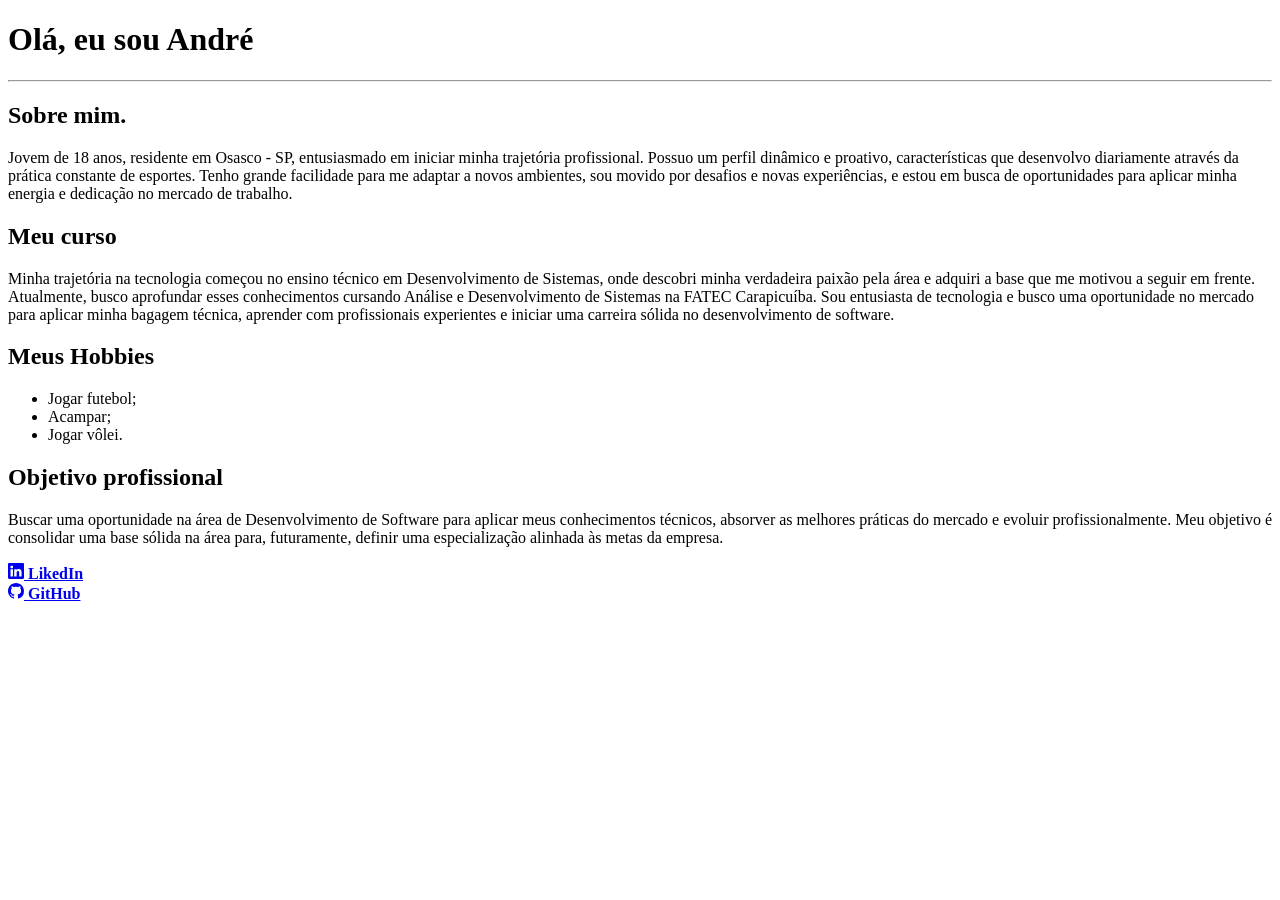
<file: Aula_102/index.html>
<!doctype html>
<html lang="pt-br">
  <head>
    <meta charset="UTF-8" />
    <meta name="viewport" content="width=device-width, initial-scale=1.0" />
    <title>Projeto do André</title>
  </head>
  <body>
    <h1>Olá, eu sou André</h1>
    <hr />
    
    <h2>Sobre mim.</h2>
    <p>
      Jovem de 18 anos, residente em Osasco - SP, entusiasmado em iniciar minha trajetória profissional. Possuo um perfil dinâmico e proativo, características que desenvolvo diariamente através da prática constante de esportes. Tenho grande facilidade para me adaptar a novos ambientes, sou movido por desafios e novas experiências, e estou em busca de oportunidades para aplicar minha energia e dedicação no mercado de trabalho.
    </p>
    
    <h2>Meu curso</h2>
    <p>
      Minha trajetória na tecnologia começou no ensino técnico em
      Desenvolvimento de Sistemas, onde descobri minha verdadeira paixão pela
      área e adquiri a base que me motivou a seguir em frente. Atualmente, busco
      aprofundar esses conhecimentos cursando Análise e Desenvolvimento de
      Sistemas na FATEC Carapicuíba. Sou entusiasta de tecnologia e busco uma
      oportunidade no mercado para aplicar minha bagagem técnica, aprender com
      profissionais experientes e iniciar uma carreira sólida no desenvolvimento
      de software.
    </p>
    
    <h2>Meus Hobbies</h2>
    <ul>
      <li>Jogar futebol;</li>
      <li>Acampar;</li>
      <li>Jogar vôlei.</li>
    </ul>
    
    <h2>Objetivo profissional</h2>
    <p>
      Buscar uma oportunidade na área de Desenvolvimento de Software para
      aplicar meus conhecimentos técnicos, absorver as melhores práticas do
      mercado e evoluir profissionalmente. Meu objetivo é consolidar uma base
      sólida na área para, futuramente, definir uma especialização alinhada às
      metas da empresa.
    </p>
    <a href="https://www.linkedin.com/in/andredoriasantos"
      ><svg
        xmlns="http://www.w3.org/2000/svg"
        width="16"
        height="16"
        fill="currentColor"
        class="bi bi-linkedin"
        viewBox="0 0 16 16"
      >
        <path
          d="M0 1.146C0 .513.526 0 1.175 0h13.65C15.474 0 16 .513 16 1.146v13.708c0 .633-.526 1.146-1.175 1.146H1.175C.526 16 0 15.487 0 14.854zm4.943 12.248V6.169H2.542v7.225zm-1.2-8.212c.837 0 1.358-.554 1.358-1.248-.015-.709-.52-1.248-1.342-1.248S2.4 3.226 2.4 3.934c0 .694.521 1.248 1.327 1.248zm4.908 8.212V9.359c0-.216.016-.432.08-.586.173-.431.568-.878 1.232-.878.869 0 1.216.662 1.216 1.634v3.865h2.401V9.25c0-2.22-1.184-3.252-2.764-3.252-1.274 0-1.845.7-2.165 1.193v.025h-.016l.016-.025V6.169h-2.4c.03.678 0 7.225 0 7.225z"
        />
      </svg> <strong>LikedIn</strong></a
    >
    <br />
    <a href="https://github.com/andreds00"
      ><svg
        xmlns="http://www.w3.org/2000/svg"
        width="16"
        height="16"
        fill="currentColor"
        class="bi bi-github"
        viewBox="0 0 16 16"
      >
        <path
          d="M8 0C3.58 0 0 3.58 0 8c0 3.54 2.29 6.53 5.47 7.59.4.07.55-.17.55-.38 0-.19-.01-.82-.01-1.49-2.01.37-2.53-.49-2.69-.94-.09-.23-.48-.94-.82-1.13-.28-.15-.68-.52-.01-.53.63-.01 1.08.58 1.23.82.72 1.21 1.87.87 2.33.66.07-.52.28-.87.51-1.07-1.78-.2-3.64-.89-3.64-3.95 0-.87.31-1.59.82-2.15-.08-.2-.36-1.02.08-2.12 0 0 .67-.21 2.2.82.64-.18 1.32-.27 2-.27s1.36.09 2 .27c1.53-1.04 2.2-.82 2.2-.82.44 1.1.16 1.92.08 2.12.51.56.82 1.27.82 2.15 0 3.07-1.87 3.75-3.65 3.95.29.25.54.73.54 1.48 0 1.07-.01 1.93-.01 2.2 0 .21.15.46.55.38A8.01 8.01 0 0 0 16 8c0-4.42-3.58-8-8-8"
        />
      </svg>
      <strong>GitHub</strong></a
    >
  </body>
</html>
</file>
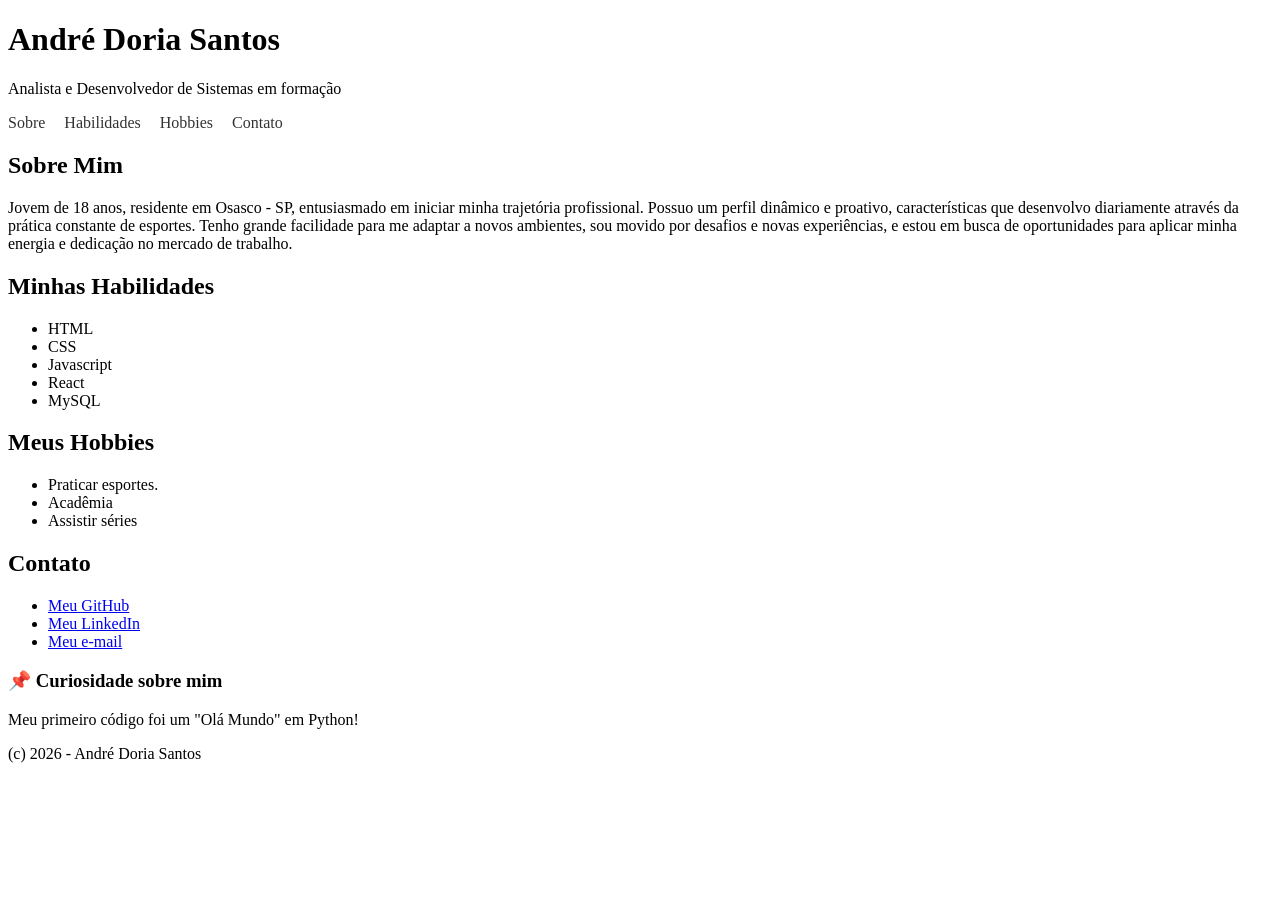
<file: Aula_104/index.html>
<!DOCTYPE html>
<html lang="pt-BR">

    <head>
        <meta charset="UTF-8">
        <title>Portfólio Semântico - André Doria</title>

        <style>
            html {
                scroll-behavior: smooth;
            }
            nav a {
                margin-right: 15px;
                text-decoration: none;
                color: #333;
            }
        </style>
    </head>

    <body>

        <header>
            <h1>André Doria Santos</h1>
            <p>Analista e Desenvolvedor de Sistemas em formação</p>
        </header>

        <nav>
            <a href="#sobre">Sobre</a>
            <a href="#habilidades">Habilidades</a>
            <a href="#hobbies">Hobbies</a>
            <a href="#contato">Contato</a>
        </nav>

        <main>
            <section id="sobre">
                <h2>Sobre Mim</h2>
                <p>Jovem de 18 anos, residente em Osasco - SP, entusiasmado em
                    iniciar minha trajetória profissional. Possuo um perfil
                    dinâmico e proativo, características que desenvolvo
                    diariamente através da prática constante de esportes. Tenho
                    grande facilidade para me adaptar a novos ambientes, sou
                    movido por desafios e novas experiências, e estou em busca
                    de oportunidades para aplicar minha energia e dedicação no
                    mercado de trabalho.</p>
            </section>

            <section id="habilidades">
                <h2>Minhas Habilidades</h2>
                <ul>
                    <li>HTML</li>
                    <li>CSS</li>
                    <li>Javascript</li>
                    <li>React</li>
                    <li>MySQL</li>
                </ul>
            </section>

            <section id="hobbies">
                <h2>Meus Hobbies</h2>
                <ul>
                    <li>Praticar esportes.</li>
                    <li>Acadêmia</li>
                    <li>Assistir séries</li>
                </ul>
            </section>

            <section id="contato">
                <h2>Contato</h2>
                <ul>
                    <li><a href="https://github.com/andreds00"
                            target="_blank">Meu GitHub</a></li>
                    <li><a href="https://linkedin.com/in/andredoriasantos"
                            target="_blank">Meu LinkedIn</a></li>
                    <li><a href="mailto:andredorisantos07@gmail.com">Meu
                            e-mail</a></li>
                </ul>
            </section>

            <aside>
                <h3>📌 Curiosidade sobre mim</h3>
                <p>Meu primeiro código foi um "Olá Mundo" em Python!</p>
            </aside>
        </main>

        <footer>
            <p>(c) 2026 - André Doria Santos</p>
        </footer>

    </body>
</html>
</file>
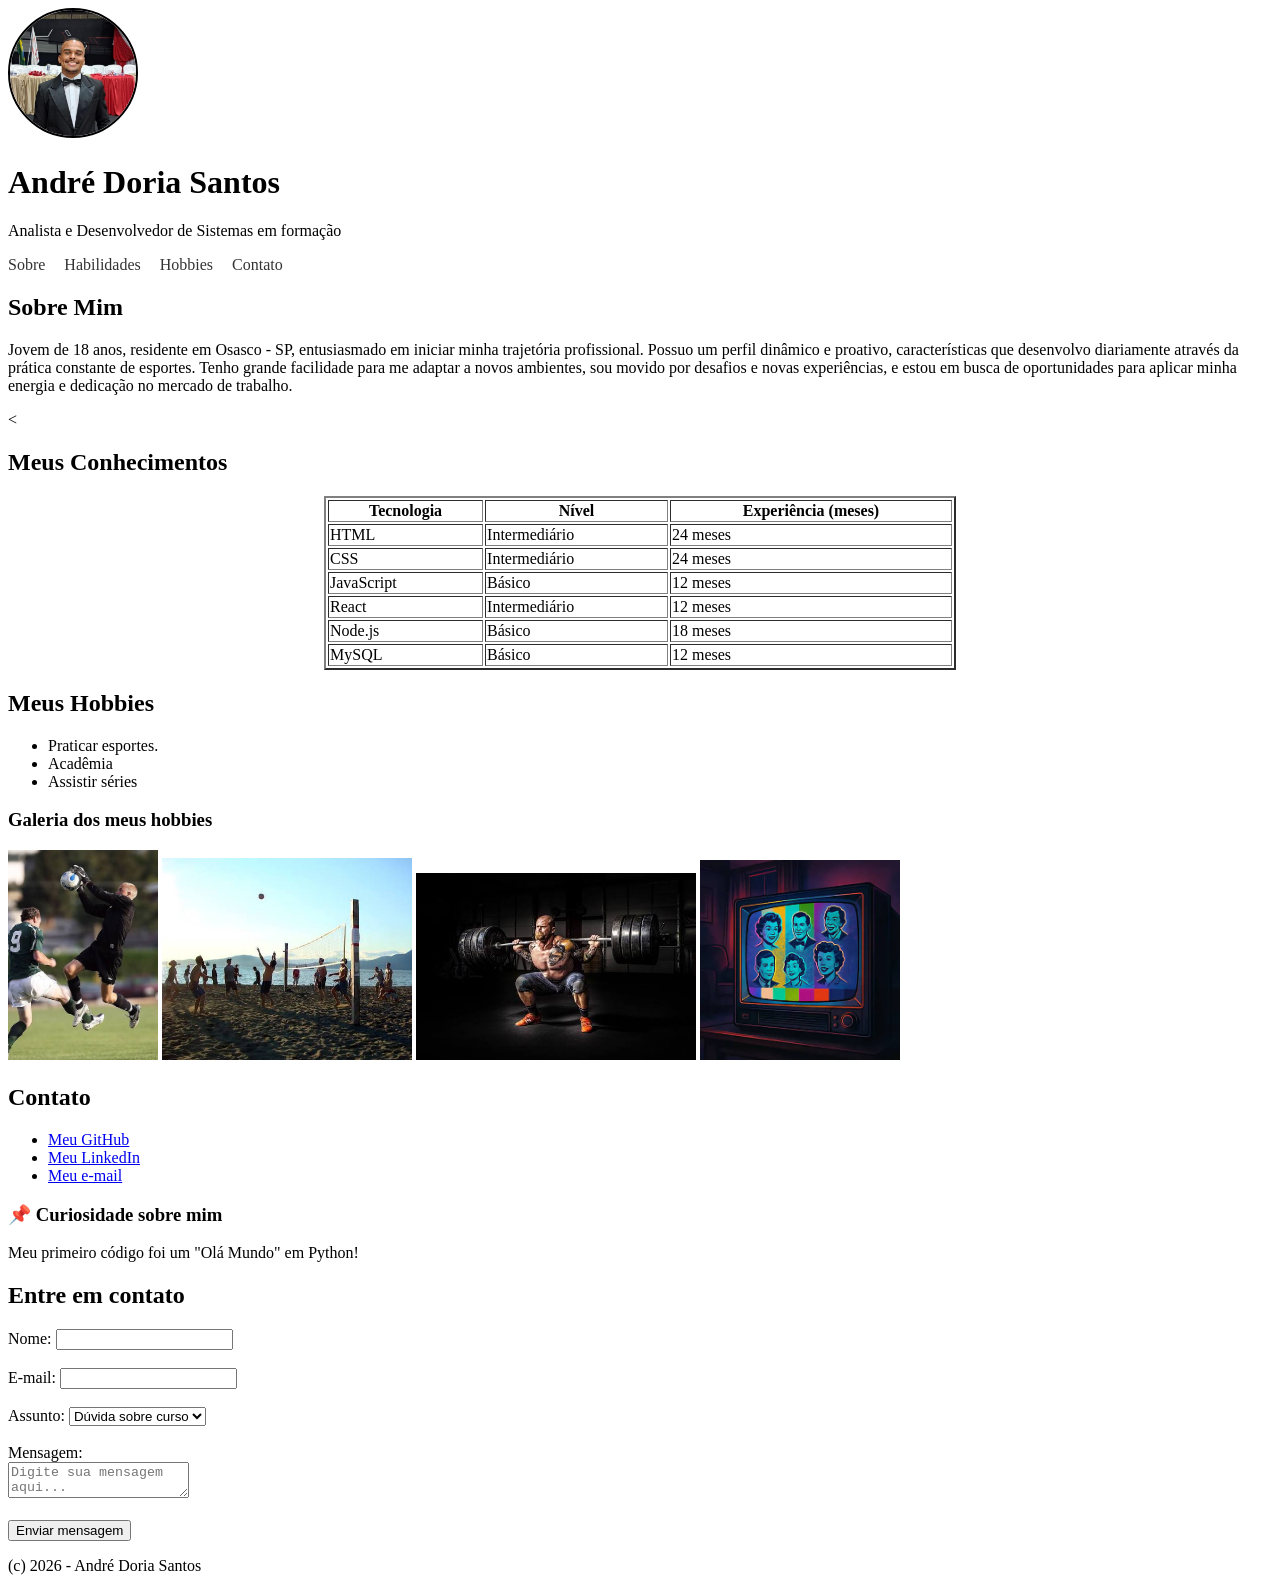
<file: Aula_105/index.html>
<!doctype html>
<html lang="pt-BR">
  <head>
    <meta charset="UTF-8" />
    <title>Portfólio Semântico - André Doria</title>

    <style>
      html {
        scroll-behavior: smooth;
      }
      nav a {
        margin-right: 15px;
        text-decoration: none;
        color: #333;
      }
    </style>
  </head>

  <body>
    <header>
      <img
        src="imagens/foto-perfil.jpg"
        alt="Foto de perfil de André - sorrindo"
        style="width: 10%; border-radius: 50%; border: 2px solid black"
      />
      <h1>André Doria Santos</h1>
      <p>Analista e Desenvolvedor de Sistemas em formação</p>
    </header>

    <nav>
      <a href="#sobre">Sobre</a>
      <a href="#habilidades">Habilidades</a>
      <a href="#hobbies">Hobbies</a>
      <a href="#contato">Contato</a>
    </nav>

    <main>
      <section id="sobre">
        <h2>Sobre Mim</h2>
        <p>
          Jovem de 18 anos, residente em Osasco - SP, entusiasmado em iniciar
          minha trajetória profissional. Possuo um perfil dinâmico e proativo,
          características que desenvolvo diariamente através da prática
          constante de esportes. Tenho grande facilidade para me adaptar a novos
          ambientes, sou movido por desafios e novas experiências, e estou em
          busca de oportunidades para aplicar minha energia e dedicação no
          mercado de trabalho.
        </p>
      </section>

      <
      <section id="conhecimentos">
        <h2>Meus Conhecimentos</h2>
        <table border="2" style="width: 50%; margin: 0 auto">
          <tr>
            <th>Tecnologia</th>
            <th>Nível</th>
            <th>Experiência (meses)</th>
          </tr>
          <tr>
            <td>HTML</td>
            <td>Intermediário</td>
            <td>24 meses</td>
          </tr>
          <tr>
            <td>CSS</td>
            <td>Intermediário</td>
            <td>24 meses</td>
          </tr>
          <tr>
            <td>JavaScript</td>
            <td>Básico</td>
            <td>12 meses</td>
          </tr>
          <tr>
            <td>React</td>
            <td>Intermediário</td>
            <td>12 meses</td>
          </tr>
          <tr>
            <td>Node.js</td>
            <td>Básico</td>
            <td>18 meses</td>
          </tr>
          <tr>
            <td>MySQL</td>
            <td>Básico</td>
            <td>12 meses</td>
          </tr>
        </table>
      </section>

      <section id="hobbies">
        <h2>Meus Hobbies</h2>
        <ul>
          <li>Praticar esportes.</li>
          <li>Acadêmia</li>
          <li>Assistir séries</li>
        </ul>
      </section>

      <h3>Galeria dos meus hobbies</h3>
      <img
        src="imagens/futebol.jpg"
        alt="Dois jovens jogando futebol"
        width="150"
      />
      <img
        src="imagens/volei.jpg"
        alt="Um grupo de jovens jogando volei de praia"
        width="250"
      />
      <img
        src="imagens/academia.jpg"
        alt="Um homem na academia fazendo agachamento com uma barra com pesos nas costas"
        width="280"
      />
      <img
        src="imagens/serie.jpg"
        alt="Uma Televisão com personagens desenhados de series."
        width="200"
      />

      <section id="contato">
        <h2>Contato</h2>
        <ul>
          <li>
            <a href="https://github.com/andreds00" target="_blank"
              >Meu GitHub</a
            >
          </li>
          <li>
            <a href="https://linkedin.com/in/andredoriasantos" target="_blank"
              >Meu LinkedIn</a
            >
          </li>
          <li><a href="mailto:andredorisantos07@gmail.com">Meu e-mail</a></li>
        </ul>
      </section>

      <aside>
        <h3>📌 Curiosidade sobre mim</h3>
        <p>Meu primeiro código foi um "Olá Mundo" em Python!</p>
      </aside>
    </main>

    <footer>
      <section id="contato-form">
        <h2>Entre em contato</h2>

        <form>
          <label for="nomeContato">Nome:</label>
          <input type="text" id="nomeContato" required />
          <br /><br />

          <label for="emailContato">E-mail:</label>
          <input type="email" id="emailContato" required />
          <br /><br />

          <label for="assuntoSelect">Assunto:</label>
          <select id="assuntoSelect">
            <option>Dúvida sobre curso</option>
            <option>Sugestão</option>
            <option>Orçamento</option></select
          ><br />
          <br />
          <label for="mensagemContato">Mensagem:</label><br />
          <textarea
            id="mensagemContato"
            placeholder="Digite sua mensagem aqui..."
          ></textarea>
          <br /><br />

          <button type="submit">Enviar mensagem</button>
        </form>
      </section>
      <p>(c) 2026 - André Doria Santos</p>
    </footer>
  </body>
</html>
</file>
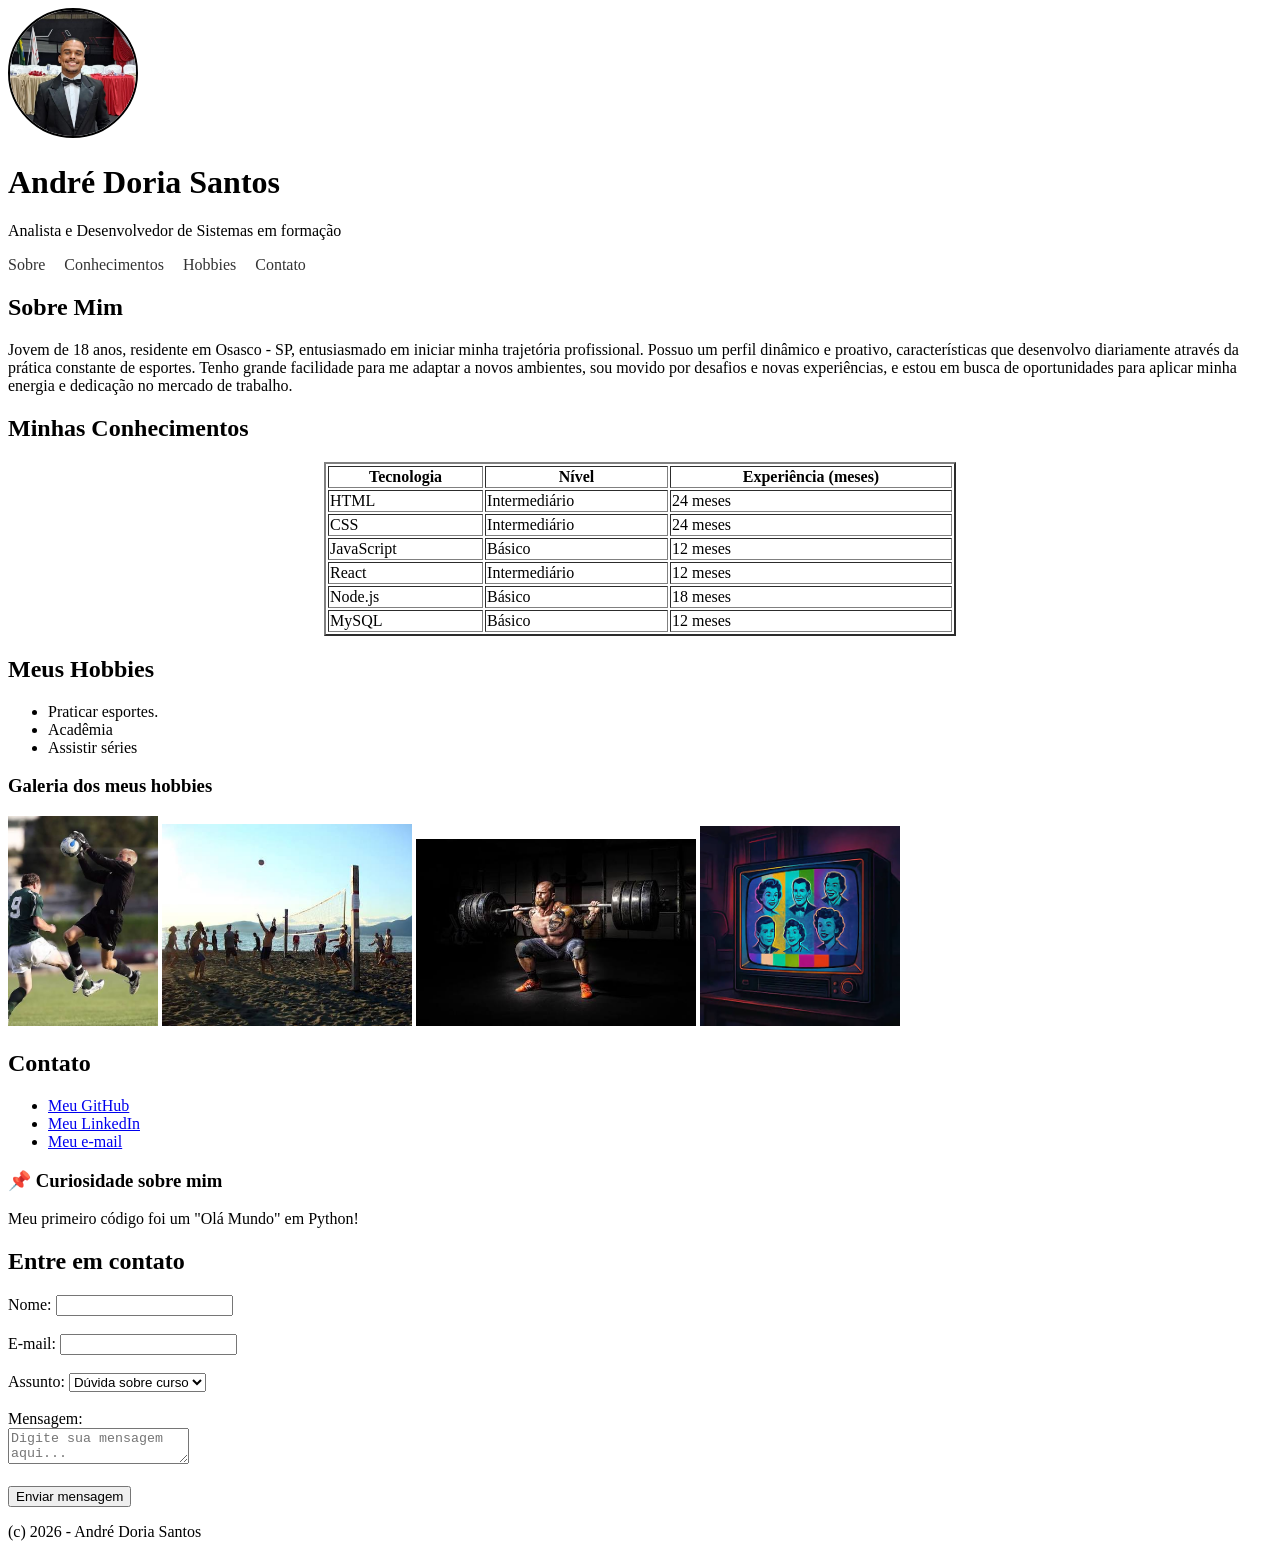
<file: Aula_106/index.html>
<!doctype html>
<html lang="pt-BR">
    <head>
        <meta charset="UTF-8" />
        <title>Portfólio Semântico - André Doria</title>

        <style>
      html {
        scroll-behavior: smooth;
      }
      nav a {
        margin-right: 15px;
        text-decoration: none;
        color: #333;
      }
    </style>
    </head>

    <body>
        <header>
            <img
                src="imagens/foto-perfil.jpg"
                alt="Foto de perfil de André - usando terno e sorrindo para a foto."
                style="width: 10%; border-radius: 50%; border: 2px solid black" />
            <h1>André Doria Santos</h1>
            <p>Analista e Desenvolvedor de Sistemas em formação</p>
        </header>

        <nav>
            <a href="#sobre">Sobre</a>
            <a href="#conhecimentos">Conhecimentos</a>
            <a href="#hobbies">Hobbies</a>
            <a href="#contato">Contato</a>
        </nav>

        <main>
            <section id="sobre">
                <h2>Sobre Mim</h2>
                <p>
                    Jovem de 18 anos, residente em Osasco - SP, entusiasmado em
                    iniciar
                    minha trajetória profissional. Possuo um perfil dinâmico e
                    proativo,
                    características que desenvolvo diariamente através da
                    prática
                    constante de esportes. Tenho grande facilidade para me
                    adaptar a novos
                    ambientes, sou movido por desafios e novas experiências, e
                    estou em
                    busca de oportunidades para aplicar minha energia e
                    dedicação no
                    mercado de trabalho.
                </p>
            </section>

            <section id="conhecimentos">
                <h2>Minhas Conhecimentos</h2>
                <table border="2" style="width: 50%; margin: 0 auto">
                    <tr>
                        <th>Tecnologia</th>
                        <th>Nível</th>
                        <th>Experiência (meses)</th>
                    </tr>
                    <tr>
                        <td>HTML</td>
                        <td>Intermediário</td>
                        <td>24 meses</td>
                    </tr>
                    <tr>
                        <td>CSS</td>
                        <td>Intermediário</td>
                        <td>24 meses</td>
                    </tr>
                    <tr>
                        <td>JavaScript</td>
                        <td>Básico</td>
                        <td>12 meses</td>
                    </tr>
                    <tr>
                        <td>React</td>
                        <td>Intermediário</td>
                        <td>12 meses</td>
                    </tr>
                    <tr>
                        <td>Node.js</td>
                        <td>Básico</td>
                        <td>18 meses</td>
                    </tr>
                    <tr>
                        <td>MySQL</td>
                        <td>Básico</td>
                        <td>12 meses</td>
                    </tr>
                </table>
            </section>

            <section id="hobbies">
                <h2>Meus Hobbies</h2>
                <ul>
                    <li>Praticar esportes.</li>
                    <li>Acadêmia</li>
                    <li>Assistir séries</li>
                </ul>

                <h3>Galeria dos meus hobbies</h3>
                <img
                    src="imagens/futebol.jpg"
                    alt="Dois jovens jogando futebol"
                    width="150" />
                <img
                    src="imagens/volei.jpg"
                    alt="Um grupo de jovens jogando volei de praia"
                    width="250" />
                <img
                    src="imagens/academia.jpg"
                    alt="Um homem na academia fazendo agachamento com uma barra com pesos nas costas"
                    width="280" />
                <img
                    src="imagens/serie.jpg"
                    alt="Uma Televisão com personagens desenhados de series."
                    width="200" />
            </section>

            <section id="contato">
                <h2>Contato</h2>
                <ul>
                    <li>
                        <a href="https://github.com/andreds00"
                            target="_blank">Meu GitHub</a>
                    </li>
                    <li>
                        <a href="https://linkedin.com/in/andredoriasantos"
                            target="_blank">Meu LinkedIn</a>
                    </li>
                    <li><a href="mailto:andredorisantos07@gmail.com" target="_blank">Meu
                            e-mail</a></li>
                </ul>
            </section>

            <aside>
                <h3>📌 Curiosidade sobre mim</h3>
                <p>Meu primeiro código foi um "Olá Mundo" em Python!</p>
            </aside>
        </main>

        <footer>
            <section id="contato-form">
                <h2>Entre em contato</h2>

                <form>
                    <label for="nomeContato">Nome:</label>
                    <input type="text" id="nomeContato" required />
                    <br /><br />

                    <label for="emailContato">E-mail:</label>
                    <input type="email" id="emailContato" required />
                    <br /><br />

                    <label for="assuntoSelect">Assunto:</label>
                    <select id="assuntoSelect">
                        <option>Dúvida sobre curso</option>
                        <option>Sugestão</option>
                        <option>Orçamento</option></select><br />
                    <br />
                    <label for="mensagemContato">Mensagem:</label><br />
                    <textarea
                        id="mensagemContato"
                        placeholder="Digite sua mensagem aqui..."></textarea>
                    <br /><br />

                    <button type="submit">Enviar mensagem</button>
                </form>
            </section>
            <p>(c) 2026 - André Doria Santos</p>
        </footer>
    </body>
</html>
</file>
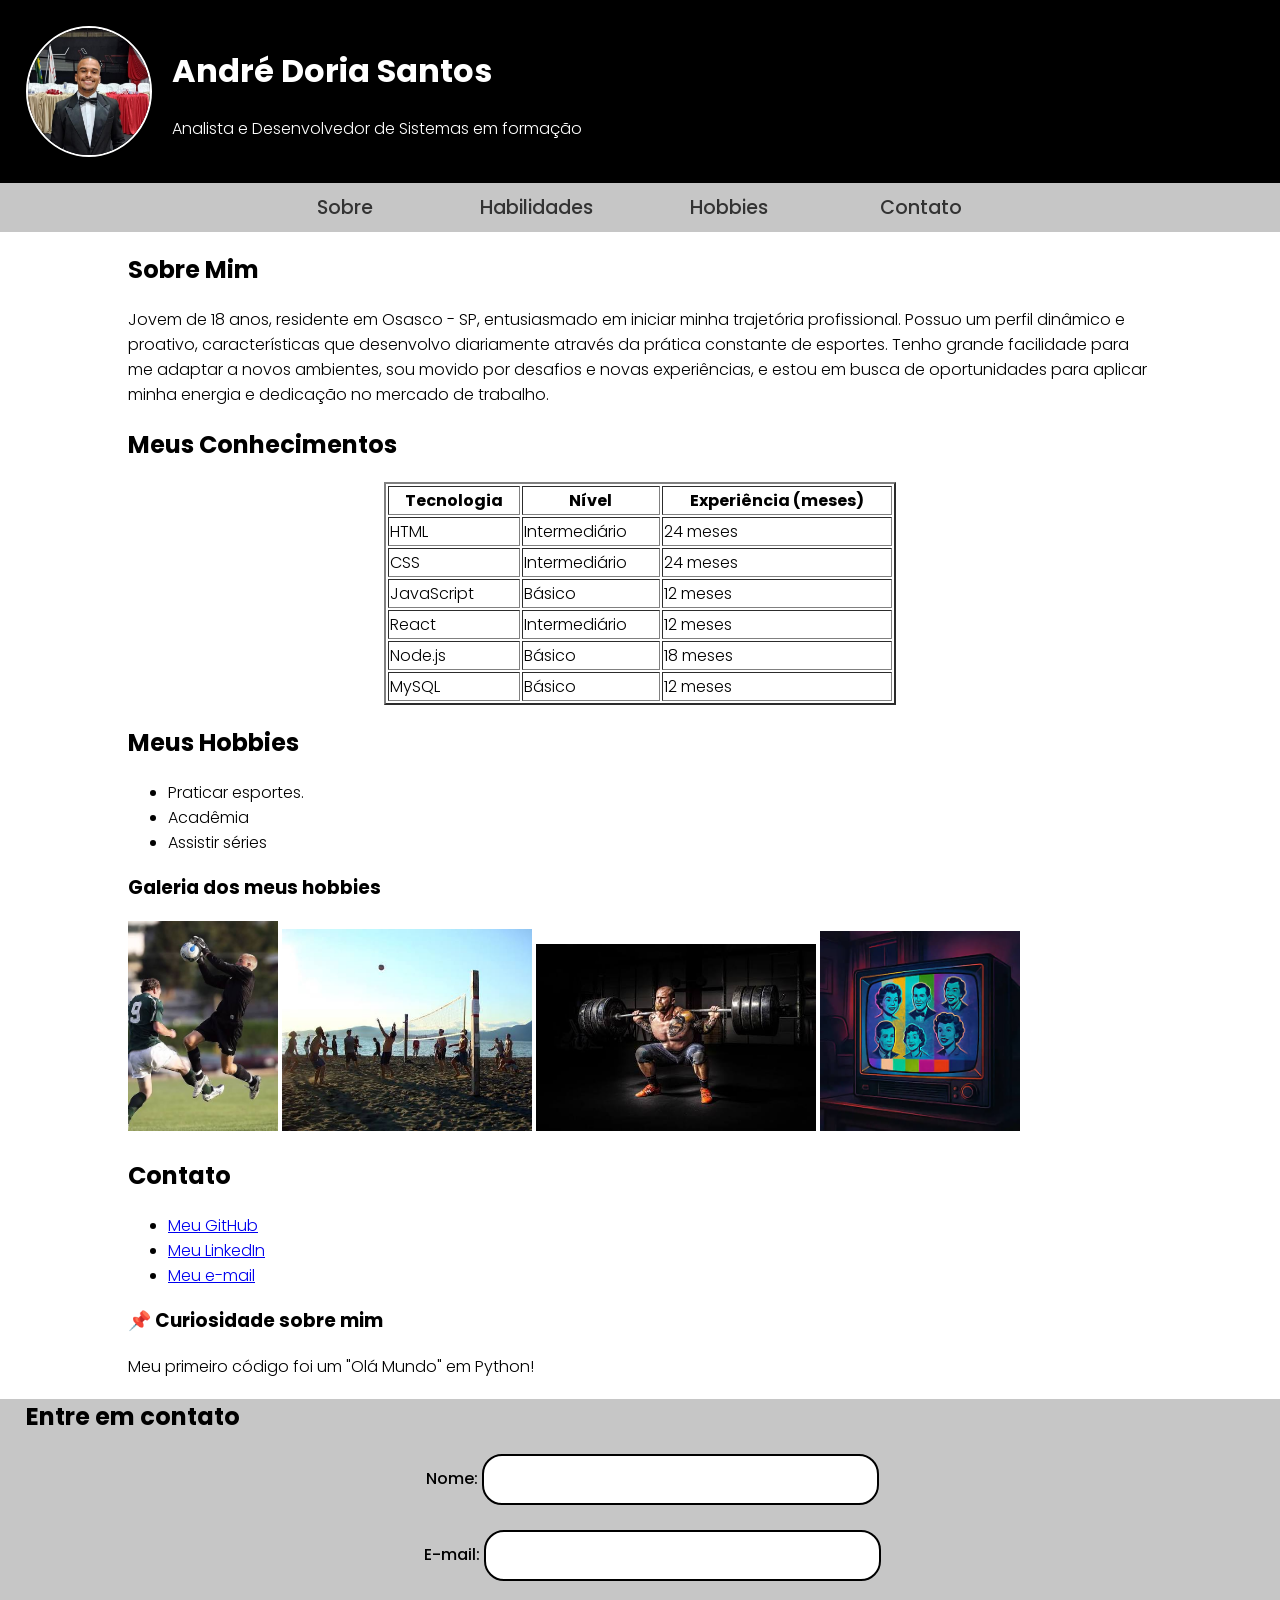
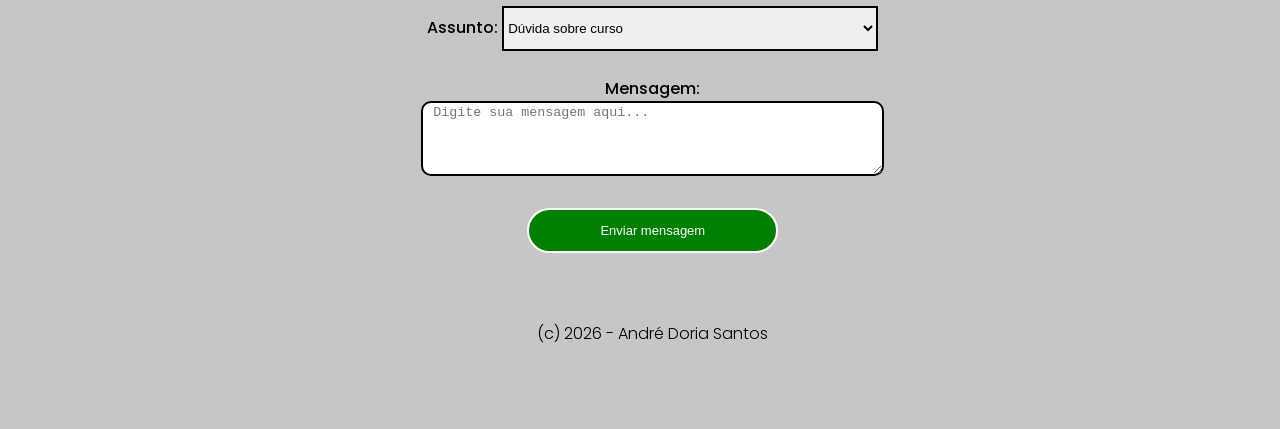
<file: Aula_107/index.html>
<!doctype html>
<html lang="pt-BR">
  <head>
    <meta charset="UTF-8" />
    <title>Portfólio Semântico - André Doria</title>

    <style>
      html {
        scroll-behavior: smooth;
      }
      nav a {
        margin-right: 15px;
        text-decoration: none;
        color: #333;
      }
    </style>
    <link rel="stylesheet" href="styles/style.css" />
  </head>

  <body>
    <header>
      <img
        src="imagens/foto-perfil.jpg"
        alt="Foto de perfil de [Seu Nome] - sorrindo em frente ao computador"
        style=""
      />
      <div>
        <h1>André Doria Santos</h1>
        <p>Analista e Desenvolvedor de Sistemas em formação</p>
      </div>
    </header>

    <nav>
      <a href="#sobre">Sobre</a>
      <a href="#habilidades">Habilidades</a>
      <a href="#hobbies">Hobbies</a>
      <a href="#contato">Contato</a>
    </nav>

    <main>
      <section id="sobre">
        <h2>Sobre Mim</h2>
        <p>
          Jovem de 18 anos, residente em Osasco - SP, entusiasmado em iniciar
          minha trajetória profissional. Possuo um perfil dinâmico e proativo,
          características que desenvolvo diariamente através da prática
          constante de esportes. Tenho grande facilidade para me adaptar a novos
          ambientes, sou movido por desafios e novas experiências, e estou em
          busca de oportunidades para aplicar minha energia e dedicação no
          mercado de trabalho.
        </p>
      </section>

      <section id="conhecimentos">
        <h2>Meus Conhecimentos</h2>
        <table border="2" style="width: 50%; margin: 0 auto">
          <tr>
            <th>Tecnologia</th>
            <th>Nível</th>
            <th>Experiência (meses)</th>
          </tr>
          <tr>
            <td>HTML</td>
            <td>Intermediário</td>
            <td>24 meses</td>
          </tr>
          <tr>
            <td>CSS</td>
            <td>Intermediário</td>
            <td>24 meses</td>
          </tr>
          <tr>
            <td>JavaScript</td>
            <td>Básico</td>
            <td>12 meses</td>
          </tr>
          <tr>
            <td>React</td>
            <td>Intermediário</td>
            <td>12 meses</td>
          </tr>
          <tr>
            <td>Node.js</td>
            <td>Básico</td>
            <td>18 meses</td>
          </tr>
          <tr>
            <td>MySQL</td>
            <td>Básico</td>
            <td>12 meses</td>
          </tr>
        </table>
      </section>

      <section id="hobbies">
        <h2>Meus Hobbies</h2>
        <ul>
          <li>Praticar esportes.</li>
          <li>Acadêmia</li>
          <li>Assistir séries</li>
        </ul>
      </section>

      <h3>Galeria dos meus hobbies</h3>
      <img
        src="imagens/futebol.jpg"
        alt="Dois jovens jogando futebol"
        width="150"
      />
      <img
        src="imagens/volei.jpg"
        alt="Um grupo de jovens jogando volei de praia"
        width="250"
      />
      <img
        src="imagens/academia.jpg"
        alt="Um homem na academia fazendo agachamento com uma barra com pesos nas costas"
        width="280"
      />
      <img
        src="imagens/serie.jpg"
        alt="Uma Televisão com personagens desenhados de series."
        width="200"
      />

      <section id="contato">
        <h2>Contato</h2>
        <ul>
          <li>
            <a href="https://github.com/andreds00" target="_blank"
              >Meu GitHub</a
            >
          </li>
          <li>
            <a href="https://linkedin.com/in/andredoriasantos" target="_blank"
              >Meu LinkedIn</a
            >
          </li>
          <li><a href="mailto:andredorisantos07@gmail.com">Meu e-mail</a></li>
        </ul>
      </section>

      <aside>
        <h3>📌 Curiosidade sobre mim</h3>
        <p>Meu primeiro código foi um "Olá Mundo" em Python!</p>
      </aside>
    </main>

    <footer>
      <section id="contato-form">
        <h2>Entre em contato</h2>

        <form>
          <label for="nomeContato">Nome:</label>
          <input type="text" id="nomeContato" required />
          <br /><br />

          <label for="emailContato">E-mail:</label>
          <input type="email" id="emailContato" required />
          <br /><br />

          <label for="assuntoSelect">Assunto:</label>
          <select id="assuntoSelect">
            <option>Dúvida sobre curso</option>
            <option>Sugestão</option>
            <option>Orçamento</option></select
          ><br />
          <br />
          <label for="mensagemContato">Mensagem:</label><br />
          <textarea
            id="mensagemContato"
            placeholder="Digite sua mensagem aqui..."
          ></textarea>
          <br /><br />

          <button type="submit">Enviar mensagem</button>
        </form>
      </section>
      
        
        <p>(c) 2026 - André Doria Santos</p>
      
    </footer>
  </body>
</html>
</file>
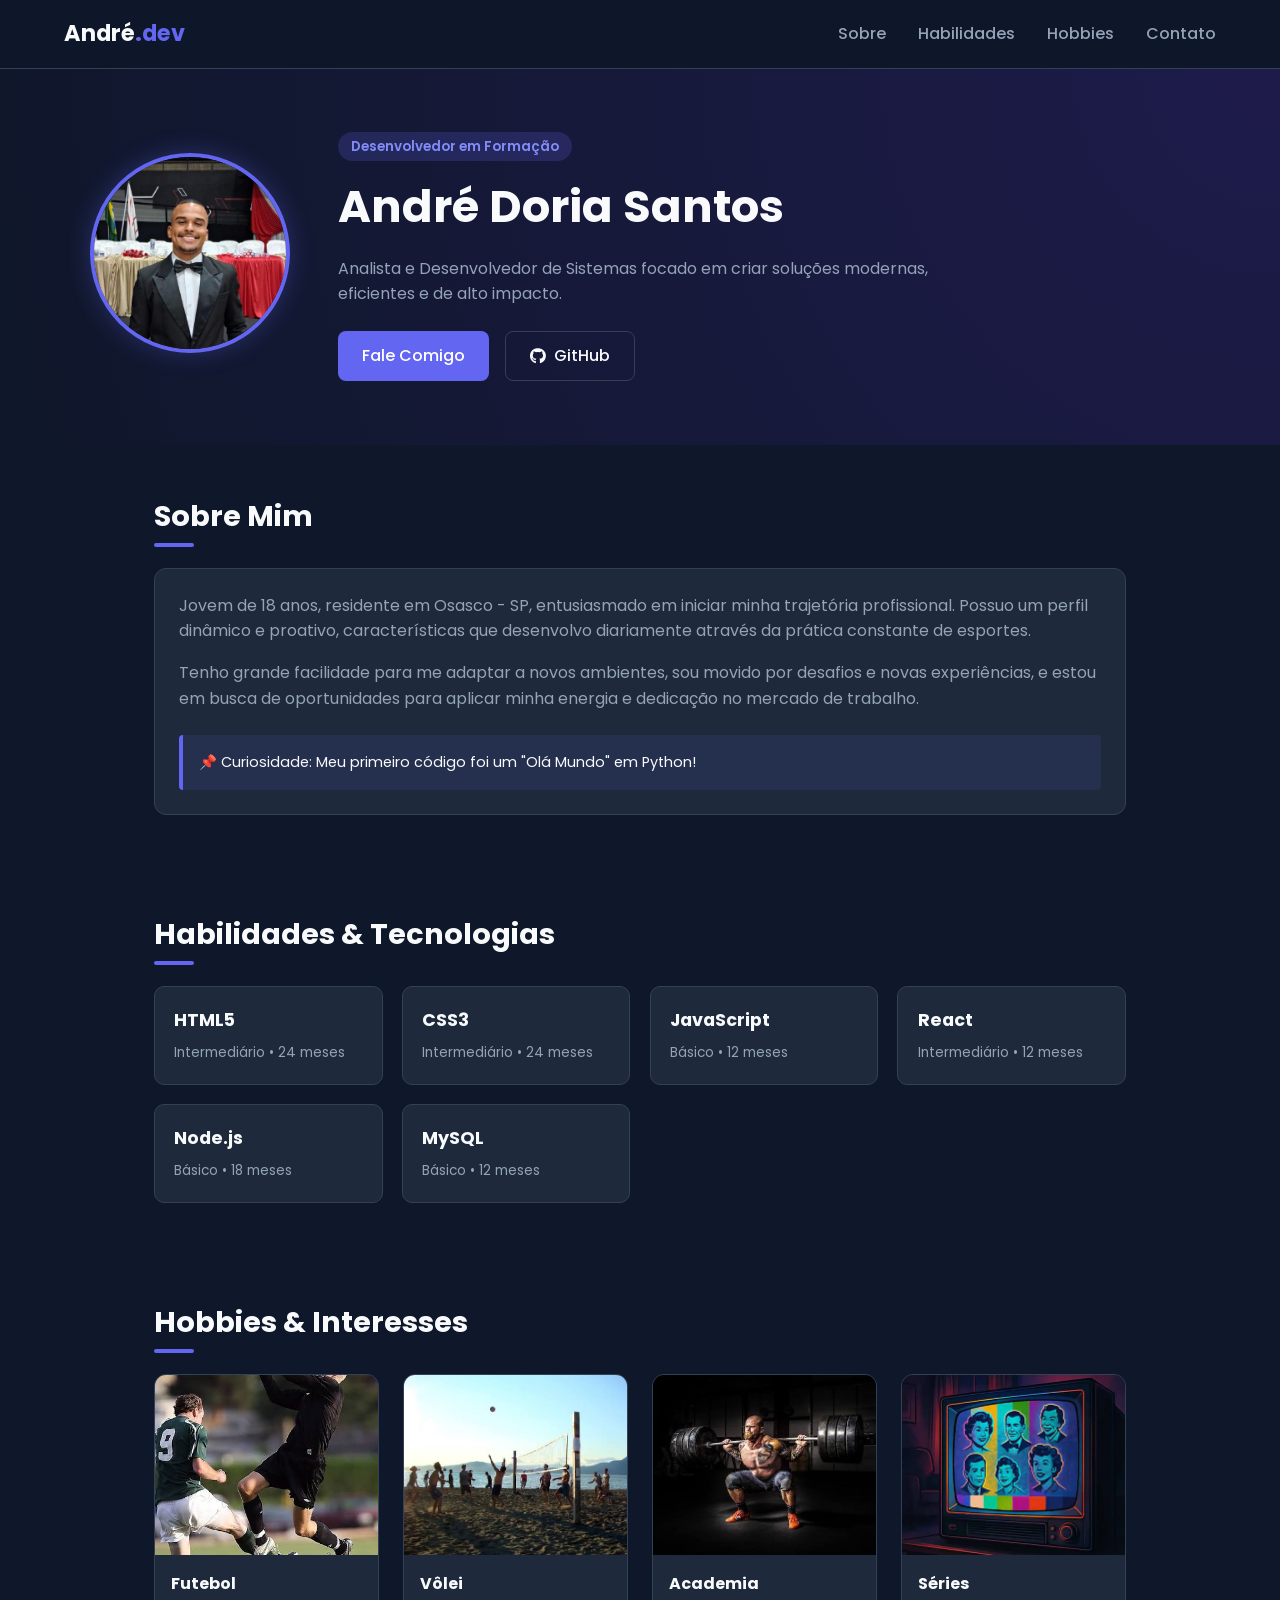
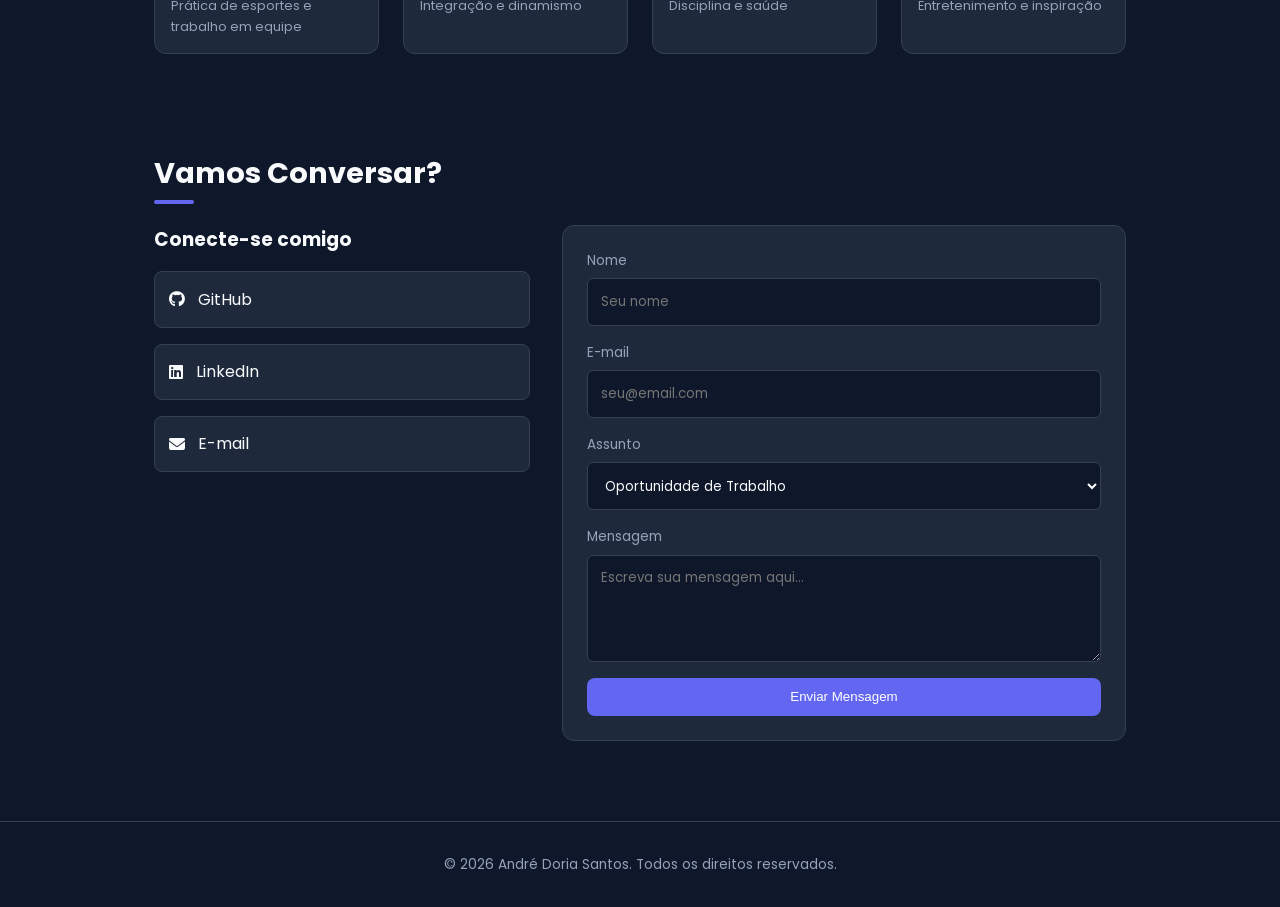
<file: Aula_108/index.html>
<!DOCTYPE html>
<html lang="pt-BR">
  <head>
    <meta charset="UTF-8" />
    <meta name="viewport" content="width=device-width, initial-scale=1.0" />
    <title>Portfólio | André Doria Santos</title>
    <link rel="stylesheet" href="styles/style.css" />
    <link
      rel="stylesheet"
      href="https://cdnjs.cloudflare.com/ajax/libs/font-awesome/6.4.0/css/all.min.css"
    />
  </head>

  <body>
    <!-- Navegação Responsiva -->
    <nav class="navbar">
      <div class="logo">André<span>.dev</span></div>
      
      <!-- Botão Hambúrguer Mobile -->
      <button class="menu-toggle" id="menuToggle" aria-label="Abrir Menu">
        <i class="fas fa-bars"></i>
      </button>

      <ul class="nav-links" id="navLinks">
        <li><a href="#sobre">Sobre</a></li>
        <li><a href="#habilidades">Habilidades</a></li>
        <li><a href="#hobbies">Hobbies</a></li>
        <li><a href="#contato">Contato</a></li>
      </ul>
    </nav>

    <!-- Header / Hero Section -->
    <header class="hero">
      <div class="hero-container">
        <div class="profile-img-wrapper">
          <img
            src="imagens/foto-perfil.jpg"
            alt="Foto de perfil de André Doria Santos"
          />
        </div>
        <div class="hero-text">
          <span class="badge">Desenvolvedor em Formação</span>
          <h1>André Doria Santos</h1>
          <p>
            Analista e Desenvolvedor de Sistemas focado em criar soluções
            modernas, eficientes e de alto impacto.
          </p>
          <div class="hero-buttons">
            <a href="#contato" class="btn btn-primary">Fale Comigo</a>
            <a
              href="https://github.com/andreds00"
              target="_blank"
              class="btn btn-secondary"[cite: 2]
            >
              <i class="fab fa-github"></i> GitHub
            </a>
          </div>
        </div>
      </div>
    </header>

    <main>
      <!-- Sobre Mim -->
      <section id="sobre" class="section">
        <h2 class="section-title">Sobre Mim</h2>
        <div class="about-card">
          <p>
            Jovem de 18 anos, residente em Osasco - SP, entusiasmado em iniciar
            minha trajetória profissional. Possuo um perfil dinâmico e proativo,
            características que desenvolvo diariamente através da prática
            constante de esportes.
          </p>
          <p>
            Tenho grande facilidade para me adaptar a novos ambientes, sou movido
            por desafios e novas experiências, e estou em busca de
            oportunidades para aplicar minha energia e dedicação no mercado de
            trabalho.
          </p>
          
          <aside class="curiosity-box">
            <span>📌 Curiosidade:</span> Meu primeiro código foi um "Olá Mundo" em Python!
          </aside>
        </div>
      </section>

      <!-- Habilidades -->
      <section id="habilidades" class="section">
        <h2 class="section-title">Habilidades & Tecnologias</h2>
        <div class="skills-grid">
          <div class="skill-card">
            <div class="skill-info">
              <h3>HTML5</h3>
              <span class="level">Intermediário • 24 meses</span>
            </div>
          </div>
          <div class="skill-card">
            <div class="skill-info">
              <h3>CSS3</h3>
              <span class="level">Intermediário • 24 meses</span>
            </div>
          </div>
          <div class="skill-card">
            <div class="skill-info">
              <h3>JavaScript</h3>
              <span class="level">Básico • 12 meses</span>
            </div>
          </div>
          <div class="skill-card">
            <div class="skill-info">
              <h3>React</h3>
              <span class="level">Intermediário • 12 meses</span>
            </div>
          </div>
          <div class="skill-card">
            <div class="skill-info">
              <h3>Node.js</h3>
              <span class="level">Básico • 18 meses</span>
            </div>
          </div>
          <div class="skill-card">
            <div class="skill-info">
              <h3>MySQL</h3>
              <span class="level">Básico • 12 meses</span>
            </div>
          </div>
        </div>
      </section>

      <!-- Hobbies & Galeria -->
      <section id="hobbies" class="section">
        <h2 class="section-title">Hobbies & Interesses</h2>
        <div class="hobbies-gallery">
          <div class="gallery-card">
            <img src="imagens/futebol.jpg" alt="Futebol" />
            <div class="card-caption">
              <h3>Futebol</h3>
              <p>Prática de esportes e trabalho em equipe</p>
            </div>
          </div>
          <div class="gallery-card">
            <img src="imagens/volei.jpg" alt="Vôlei de praia" />
            <div class="card-caption">
              <h3>Vôlei</h3>
              <p>Integração e dinamismo</p>
            </div>
          </div>
          <div class="gallery-card">
            <img src="imagens/academia.jpg" alt="Academia" />
            <div class="card-caption">
              <h3>Academia</h3>
              <p>Disciplina e saúde</p>
            </div>
          </div>
          <div class="gallery-card">
            <img src="imagens/serie.jpg" alt="Séries" />
            <div class="card-caption">
              <h3>Séries</h3>
              <p>Entretenimento e inspiração</p>
            </div>
          </div>
        </div>
      </section>

      <!-- Seção de Contato -->
      <section id="contato" class="section">
        <h2 class="section-title">Vamos Conversar?</h2>
        <div class="contact-container">
          <div class="social-links">
            <h3>Conecte-se comigo</h3>
            <a href="https://github.com/andreds00" target="_blank" class="social-btn">
              <i class="fab fa-github"></i> GitHub
            </a>
            <a href="https://linkedin.com/in/andredoriasantos" target="_blank" class="social-btn">
              <i class="fab fa-linkedin"></i> LinkedIn
            </a>
            <a href="mailto:andredorisantos07@gmail.com" class="social-btn">
              <i class="fas fa-envelope"></i> E-mail
            </a>
          </div>

          <form class="contact-form">
            <div class="form-group">
              <label for="nomeContato">Nome</label>
              <input type="text" id="nomeContato" placeholder="Seu nome" required />
            </div>

            <div class="form-group">
              <label for="emailContato">E-mail</label>
              <input type="email" id="emailContato" placeholder="seu@email.com" required />
            </div>

            <div class="form-group">
              <label for="assuntoSelect">Assunto</label>
              <select id="assuntoSelect">
                <option>Oportunidade de Trabalho</option>
                <option>Projeto / Freelance</option>
                <option>Dúvida ou Sugestão</option>
              </select>
            </div>

            <div class="form-group">
              <label for="mensagemContato">Mensagem</label>
              <textarea
                id="mensagemContato"
                rows="4"
                placeholder="Escreva sua mensagem aqui..."
                required
              ></textarea>
            </div>

            <button type="submit" class="btn btn-primary btn-full">Enviar Mensagem</button>
          </form>
        </div>
      </section>
    </main>

    <footer>
      <p>&copy; 2026 André Doria Santos. Todos os direitos reservados.</p>
    </footer>

    <!-- Script simples para o Menu Hambúrguer -->
    <script>
      const menuToggle = document.getElementById('menuToggle');
      const navLinks = document.getElementById('navLinks');

      menuToggle.addEventListener('click', () => {
        navLinks.classList.toggle('active');
      });

      // Fechar menu ao clicar em algum link
      document.querySelectorAll('.nav-links a').forEach(link => {
        link.addEventListener('click', () => {
          navLinks.classList.remove('active');
        });
      });
    </script>
  </body>
</html>
</file>
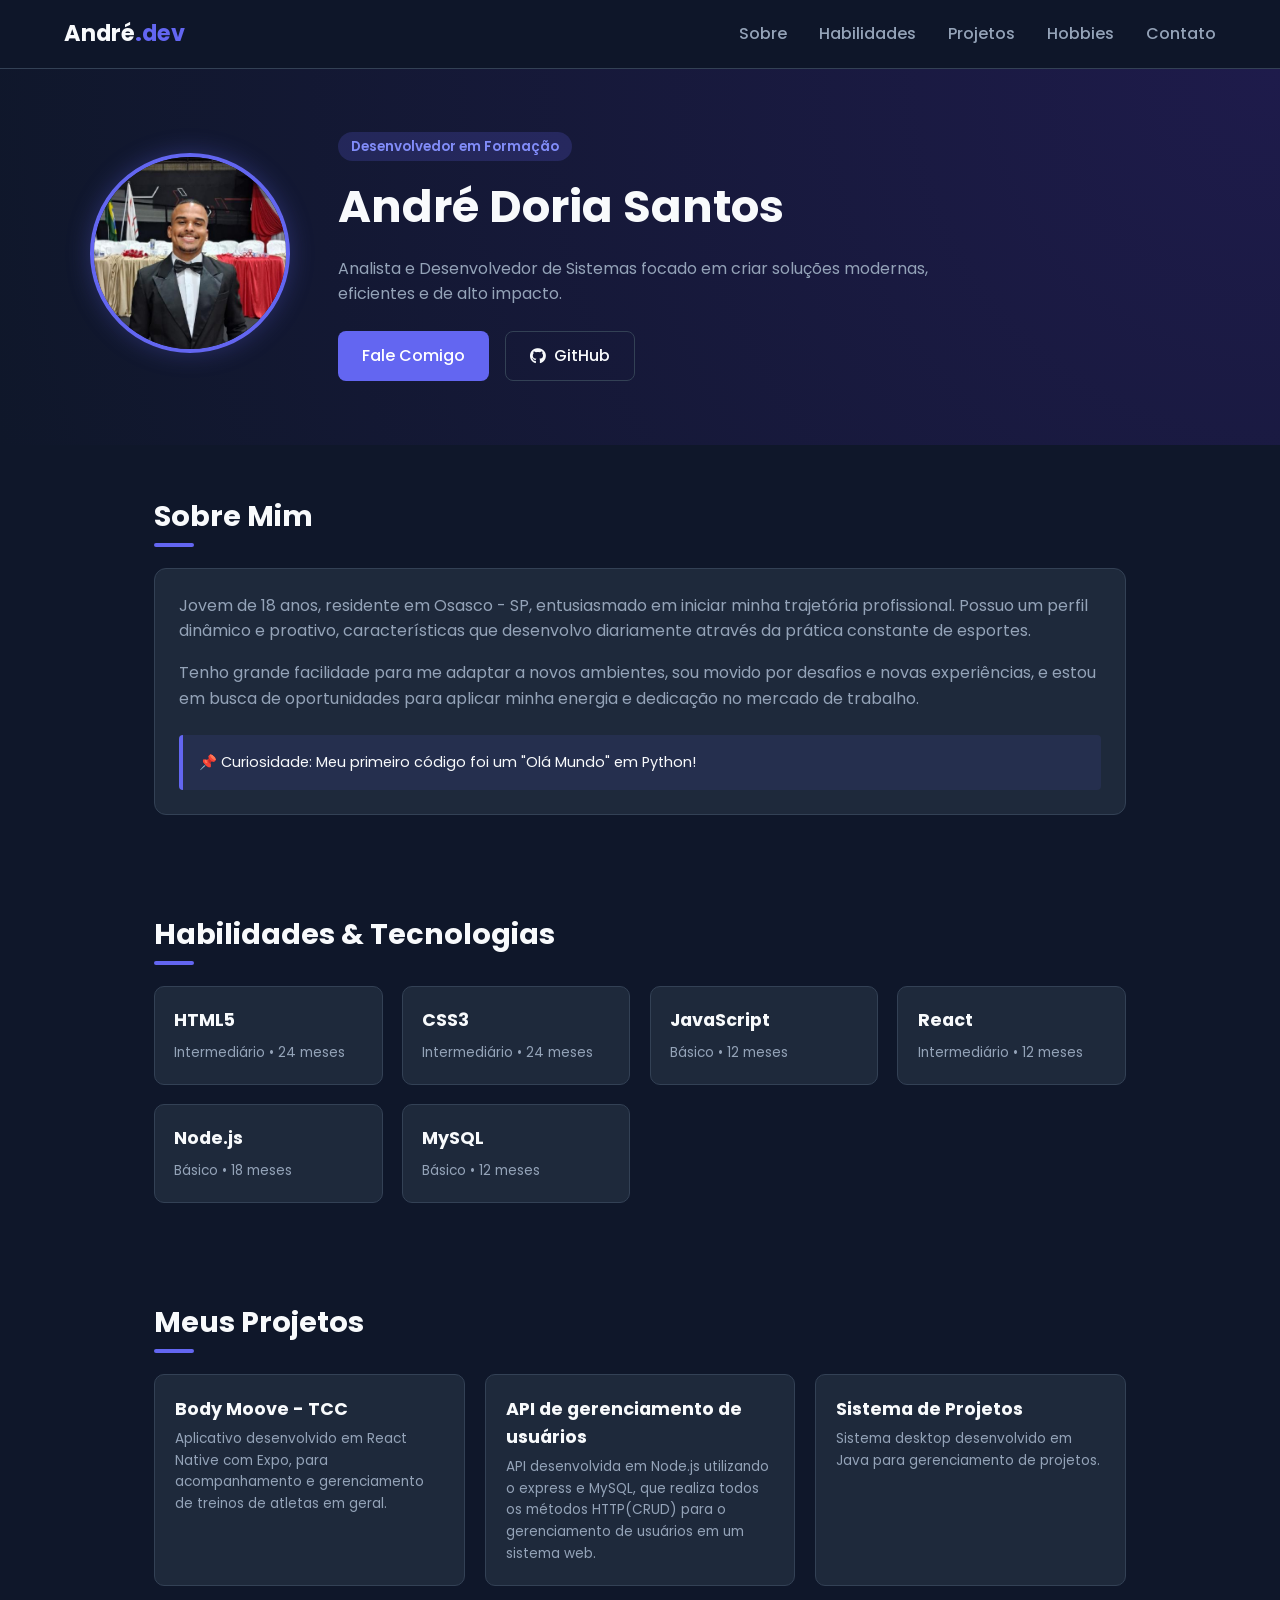
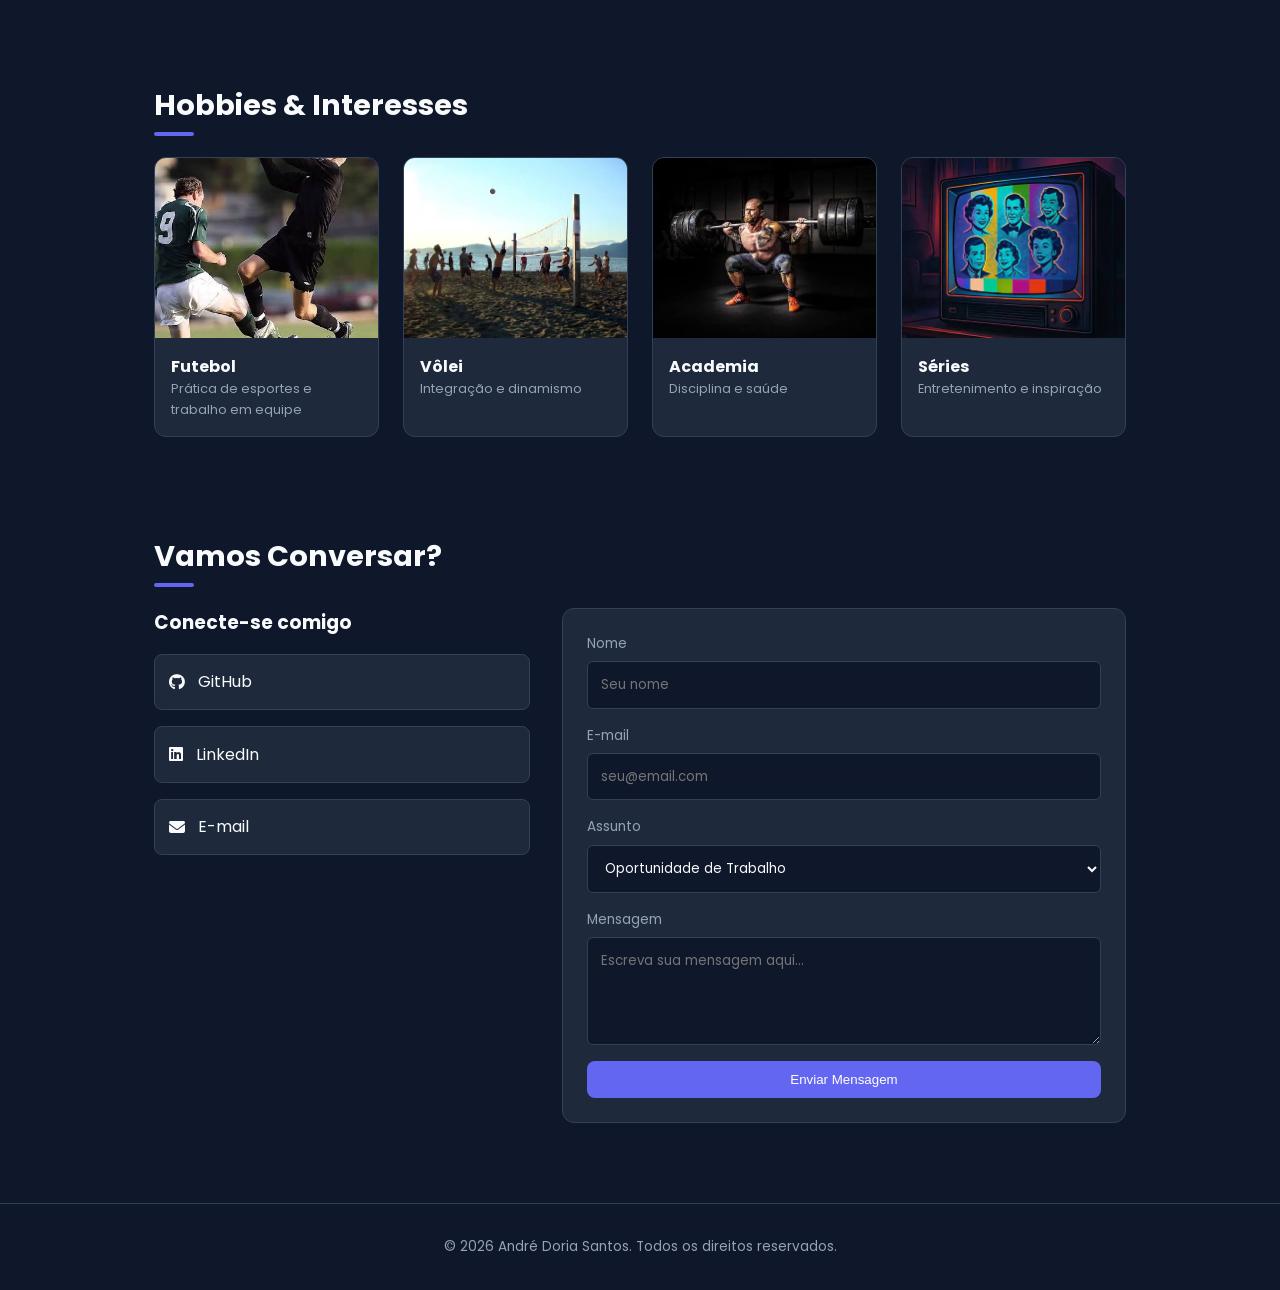
<file: Aula_109/index.html>
<!DOCTYPE html>
<html lang="pt-BR">

<head>
  <meta charset="UTF-8" />
  <meta name="viewport" content="width=device-width, initial-scale=1.0" />
  <title>Portfólio | André Doria Santos</title>
  <link rel="stylesheet" href="styles/style.css" />
  <link rel="stylesheet" href="https://cdnjs.cloudflare.com/ajax/libs/font-awesome/6.4.0/css/all.min.css" />
</head>

<body>
  <!-- Navegação Responsiva -->
  <nav class="navbar">
    <div class="logo">André<span>.dev</span></div>

    <!-- Botão Hambúrguer Mobile -->
    <button class="menu-toggle" id="menuToggle" aria-label="Abrir Menu">
      <i class="fas fa-bars"></i>
    </button>

    <ul class="nav-links" id="navLinks">
      <li><a href="#sobre">Sobre</a></li>
      <li><a href="#habilidades">Habilidades</a></li>
      <li><a href="#projetos">Projetos</a></li>
      <li><a href="#hobbies">Hobbies</a></li>
      <li><a href="#contato">Contato</a></li>
    </ul>
  </nav>

  <!-- Header / Hero Section -->
  <header class="hero">
    <div class="hero-container">
      <div class="profile-img-wrapper">
        <img src="imagens/foto-perfil.jpg" alt="Foto de perfil de André Doria Santos" />
      </div>
      <div class="hero-text">
        <span class="badge">Desenvolvedor em Formação</span>
        <h1>André Doria Santos</h1>
        <p>
          Analista e Desenvolvedor de Sistemas focado em criar soluções
          modernas, eficientes e de alto impacto.
        </p>
        <div class="hero-buttons">
          <a href="#contato" class="btn btn-primary">Fale Comigo</a>
          <a href="https://github.com/andreds00" target="_blank" class="btn btn-secondary" [cite: 2]>
            <i class="fab fa-github"></i> GitHub
          </a>
        </div>
      </div>
    </div>
  </header>

  <main>
    <!-- Sobre Mim -->
    <section id="sobre" class="section">
      <h2 class="section-title">Sobre Mim</h2>
      <div class="about-card">
        <p>
          Jovem de 18 anos, residente em Osasco - SP, entusiasmado em iniciar
          minha trajetória profissional. Possuo um perfil dinâmico e proativo,
          características que desenvolvo diariamente através da prática
          constante de esportes.
        </p>
        <p>
          Tenho grande facilidade para me adaptar a novos ambientes, sou movido
          por desafios e novas experiências, e estou em busca de
          oportunidades para aplicar minha energia e dedicação no mercado de
          trabalho.
        </p>

        <aside class="curiosity-box">
          <span>📌 Curiosidade:</span> Meu primeiro código foi um "Olá Mundo" em Python!
        </aside>
      </div>
    </section>

    <!-- Habilidades -->
    <section id="habilidades" class="section">
      <h2 class="section-title">Habilidades & Tecnologias</h2>
      <div class="skills-grid">
        <div class="skill-card">
          <div class="skill-info">
            <h3>HTML5</h3>
            <span class="level">Intermediário • 24 meses</span>
          </div>
        </div>
        <div class="skill-card">
          <div class="skill-info">
            <h3>CSS3</h3>
            <span class="level">Intermediário • 24 meses</span>
          </div>
        </div>
        <div class="skill-card">
          <div class="skill-info">
            <h3>JavaScript</h3>
            <span class="level">Básico • 12 meses</span>
          </div>
        </div>
        <div class="skill-card">
          <div class="skill-info">
            <h3>React</h3>
            <span class="level">Intermediário • 12 meses</span>
          </div>
        </div>
        <div class="skill-card">
          <div class="skill-info">
            <h3>Node.js</h3>
            <span class="level">Básico • 18 meses</span>
          </div>
        </div>
        <div class="skill-card">
          <div class="skill-info">
            <h3>MySQL</h3>
            <span class="level">Básico • 12 meses</span>
          </div>
        </div>
      </div>
    </section>

    <!-- Projetos -->
    <section class="section" id="projetos">
      <h2 class="section-title">Meus Projetos</h2>
      <div class="projetos-grid">
        <div class="projeto-card">
          <h3>Body Moove - TCC</h3>
          <p>Aplicativo desenvolvido em React Native com Expo, para acompanhamento e gerenciamento de treinos de atletas em geral.</p>
        </div>
        <div class="projeto-card">
          <h3>API de gerenciamento de usuários</h3>
          <p>API desenvolvida em Node.js utilizando o express e MySQL, que realiza todos os métodos HTTP(CRUD) para o gerenciamento de usuários em um sistema web.</p>
        </div>
        <div class="projeto-card">
          <h3>Sistema de Projetos</h3>
          <p>Sistema desktop desenvolvido em Java para gerenciamento de projetos.</p>
        </div>
      </div>


    </section>

    <!-- Hobbies & Galeria -->
    <section id="hobbies" class="section">
      <h2 class="section-title">Hobbies & Interesses</h2>
      <div class="hobbies-gallery">
        <div class="gallery-card">
          <img src="imagens/futebol.jpg" alt="Futebol" />
          <div class="card-caption">
            <h3>Futebol</h3>
            <p>Prática de esportes e trabalho em equipe</p>
          </div>
        </div>
        <div class="gallery-card">
          <img src="imagens/volei.jpg" alt="Vôlei de praia" />
          <div class="card-caption">
            <h3>Vôlei</h3>
            <p>Integração e dinamismo</p>
          </div>
        </div>
        <div class="gallery-card">
          <img src="imagens/academia.jpg" alt="Academia" />
          <div class="card-caption">
            <h3>Academia</h3>
            <p>Disciplina e saúde</p>
          </div>
        </div>
        <div class="gallery-card">
          <img src="imagens/serie.jpg" alt="Séries" />
          <div class="card-caption">
            <h3>Séries</h3>
            <p>Entretenimento e inspiração</p>
          </div>
        </div>
      </div>
    </section>

    <!-- Seção de Contato -->
    <section id="contato" class="section">
      <h2 class="section-title">Vamos Conversar?</h2>
      <div class="contact-container">
        <div class="social-links">
          <h3>Conecte-se comigo</h3>
          <a href="https://github.com/andreds00" target="_blank" class="social-btn">
            <i class="fab fa-github"></i> GitHub
          </a>
          <a href="https://linkedin.com/in/andredoriasantos" target="_blank" class="social-btn">
            <i class="fab fa-linkedin"></i> LinkedIn
          </a>
          <a href="mailto:andredorisantos07@gmail.com" class="social-btn">
            <i class="fas fa-envelope"></i> E-mail
          </a>
        </div>

        <form class="contact-form">
          <div class="form-group">
            <label for="nomeContato">Nome</label>
            <input type="text" id="nomeContato" placeholder="Seu nome" required />
          </div>

          <div class="form-group">
            <label for="emailContato">E-mail</label>
            <input type="email" id="emailContato" placeholder="seu@email.com" required />
          </div>

          <div class="form-group">
            <label for="assuntoSelect">Assunto</label>
            <select id="assuntoSelect">
              <option>Oportunidade de Trabalho</option>
              <option>Projeto / Freelance</option>
              <option>Dúvida ou Sugestão</option>
            </select>
          </div>

          <div class="form-group">
            <label for="mensagemContato">Mensagem</label>
            <textarea id="mensagemContato" rows="4" placeholder="Escreva sua mensagem aqui..." required></textarea>
          </div>

          <button type="submit" class="btn btn-primary btn-full">Enviar Mensagem</button>
        </form>
      </div>
    </section>
  </main>

  <footer>
    <p>&copy; 2026 André Doria Santos. Todos os direitos reservados.</p>
  </footer>

  <!-- Script simples para o Menu Hambúrguer -->
  <script>
    const menuToggle = document.getElementById('menuToggle');
    const navLinks = document.getElementById('navLinks');

    menuToggle.addEventListener('click', () => {
      navLinks.classList.toggle('active');
    });

    // Fechar menu ao clicar em algum link
    document.querySelectorAll('.nav-links a').forEach(link => {
      link.addEventListener('click', () => {
        navLinks.classList.remove('active');
      });
    });
  </script>
</body>

</html>
</file>
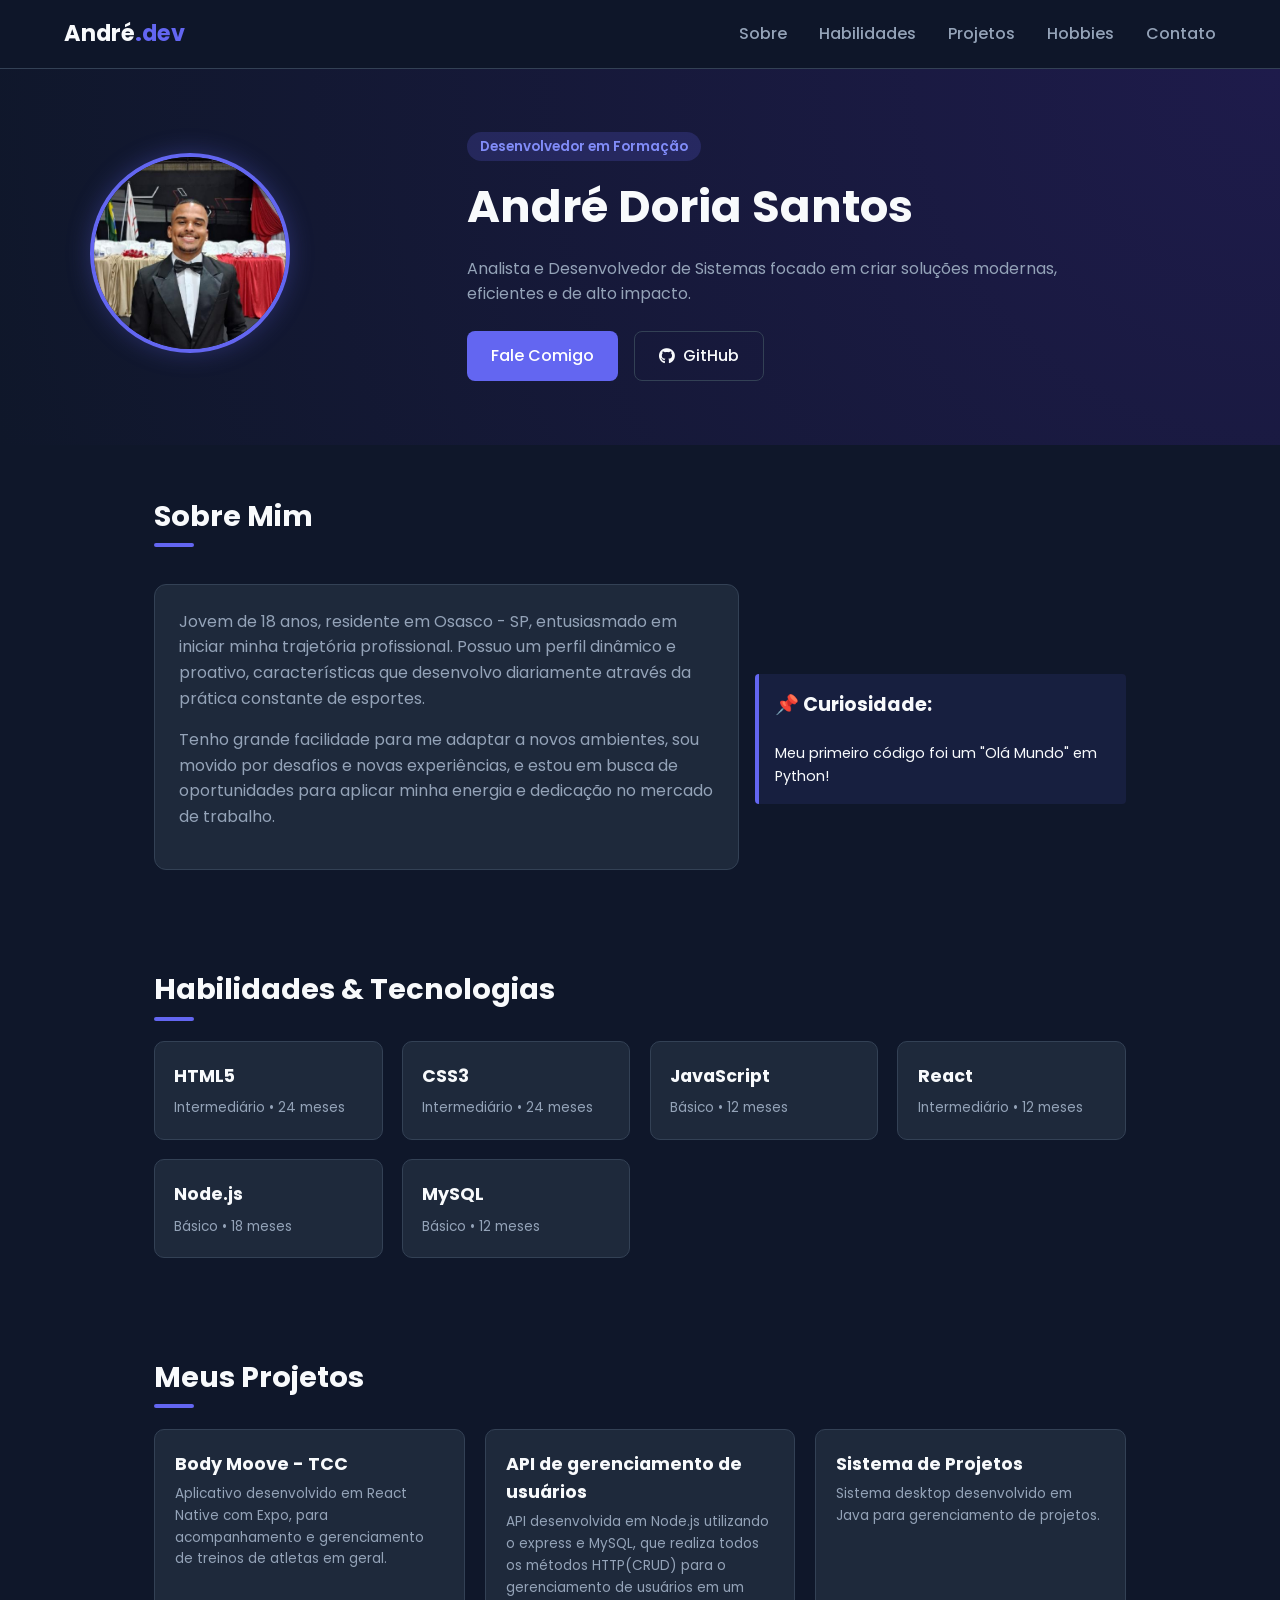
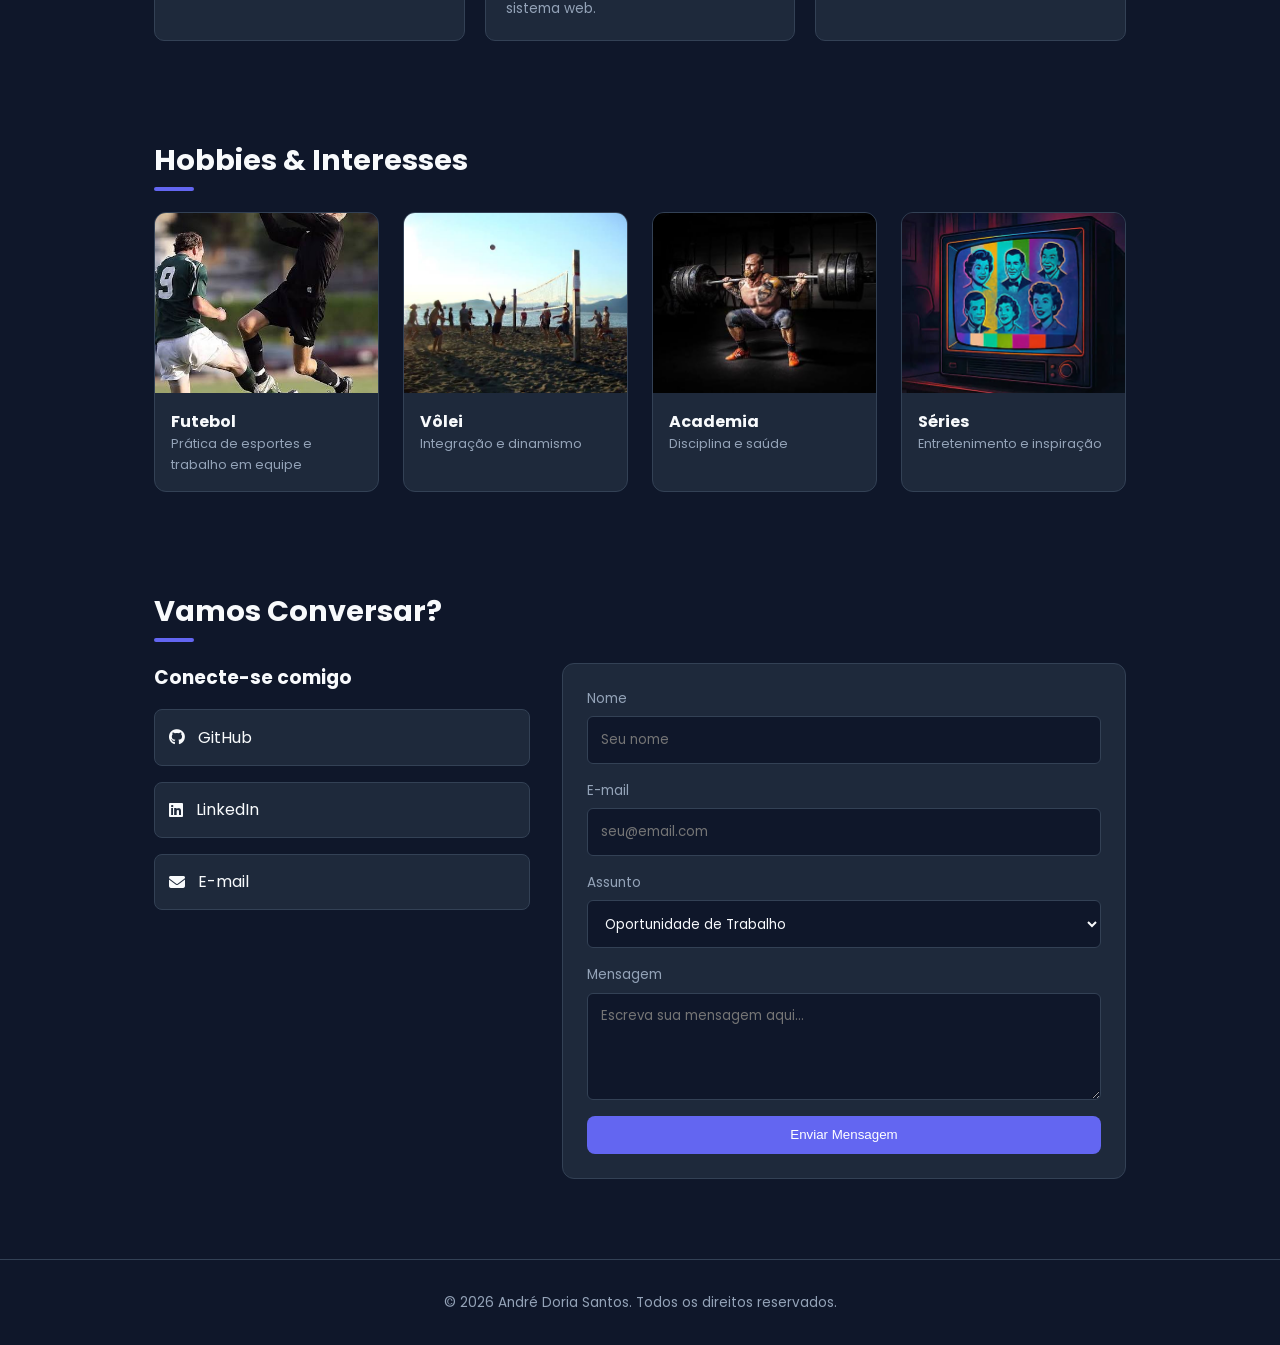
<file: Aula_110/index.html>
<!DOCTYPE html>
<html lang="pt-BR">

<head>
  <meta charset="UTF-8" />
  <meta name="viewport" content="width=device-width, initial-scale=1.0" />
  <title>Portfólio | André Doria Santos</title>
  <link rel="stylesheet" href="styles/style.css" />
  <link rel="stylesheet" href="https://cdnjs.cloudflare.com/ajax/libs/font-awesome/6.4.0/css/all.min.css" />
</head>

<body>
  <!-- Navegação Responsiva -->
  <nav class="navbar">
    <div class="logo">André<span>.dev</span></div>

    <!-- Botão Hambúrguer Mobile -->
    <button class="menu-toggle" id="menuToggle" aria-label="Abrir Menu">
      <i class="fas fa-bars"></i>
    </button>

    <ul class="nav-links" id="navLinks">
      <li><a href="#sobre">Sobre</a></li>
      <li><a href="#habilidades">Habilidades</a></li>
      <li><a href="#projetos">Projetos</a></li>
      <li><a href="#hobbies">Hobbies</a></li>
      <li><a href="#contato">Contato</a></li>
    </ul>
  </nav>

  <!-- Header / Hero Section -->
  <header class="hero">
    <div class="hero-container">
      <div class="profile-img-wrapper">
        <img src="imagens/foto-perfil.jpg" alt="Foto de perfil de André Doria Santos" />
      </div>
      <div class="hero-text">
        <span class="badge">Desenvolvedor em Formação</span>
        <h1>André Doria Santos</h1>
        <p>
          Analista e Desenvolvedor de Sistemas focado em criar soluções
          modernas, eficientes e de alto impacto.
        </p>
        <div class="hero-buttons">
          <a href="#contato" class="btn btn-primary">Fale Comigo</a>
          <a href="https://github.com/andreds00" target="_blank" class="btn btn-secondary" [cite: 2]>
            <i class="fab fa-github"></i> GitHub
          </a>
        </div>
      </div>
    </div>
  </header>

  <main>
    <!-- Sobre Mim -->
    <section id="sobre" class="section section-about">
      <h2 class="section-title title-about">Sobre Mim</h2>
      <div class="about-card">
        <p>
          Jovem de 18 anos, residente em Osasco - SP, entusiasmado em iniciar
          minha trajetória profissional. Possuo um perfil dinâmico e proativo,
          características que desenvolvo diariamente através da prática
          constante de esportes.
        </p>
        <p>
          Tenho grande facilidade para me adaptar a novos ambientes, sou movido
          por desafios e novas experiências, e estou em busca de
          oportunidades para aplicar minha energia e dedicação no mercado de
          trabalho.
        </p>

      </div>
      <aside class="curiosity-box">
        <h3>📌 Curiosidade:</h3>
        <p>Meu primeiro código foi um "Olá Mundo" em Python!</p> 
      </aside>
    </section>

    <!-- Habilidades -->
    <section id="habilidades" class="section">
      <h2 class="section-title">Habilidades & Tecnologias</h2>
      <div class="skills-grid">
        <div class="skill-card">
          <div class="skill-info">
            <h3>HTML5</h3>
            <span class="level">Intermediário • 24 meses</span>
          </div>
        </div>
        <div class="skill-card">
          <div class="skill-info">
            <h3>CSS3</h3>
            <span class="level">Intermediário • 24 meses</span>
          </div>
        </div>
        <div class="skill-card">
          <div class="skill-info">
            <h3>JavaScript</h3>
            <span class="level">Básico • 12 meses</span>
          </div>
        </div>
        <div class="skill-card">
          <div class="skill-info">
            <h3>React</h3>
            <span class="level">Intermediário • 12 meses</span>
          </div>
        </div>
        <div class="skill-card">
          <div class="skill-info">
            <h3>Node.js</h3>
            <span class="level">Básico • 18 meses</span>
          </div>
        </div>
        <div class="skill-card">
          <div class="skill-info">
            <h3>MySQL</h3>
            <span class="level">Básico • 12 meses</span>
          </div>
        </div>
      </div>
    </section>

    <!-- Projetos -->
    <section class="section" id="projetos">
      <h2 class="section-title">Meus Projetos</h2>
      <div class="projetos-grid">
        <div class="projeto-card">
          <h3>Body Moove - TCC</h3>
          <p>Aplicativo desenvolvido em React Native com Expo, para acompanhamento e gerenciamento de treinos de atletas em geral.</p>
        </div>
        <div class="projeto-card">
          <h3>API de gerenciamento de usuários</h3>
          <p>API desenvolvida em Node.js utilizando o express e MySQL, que realiza todos os métodos HTTP(CRUD) para o gerenciamento de usuários em um sistema web.</p>
        </div>
        <div class="projeto-card">
          <h3>Sistema de Projetos</h3>
          <p>Sistema desktop desenvolvido em Java para gerenciamento de projetos.</p>
        </div>
      </div>


    </section>

    <!-- Hobbies & Galeria -->
    <section id="hobbies" class="section">
      <h2 class="section-title">Hobbies & Interesses</h2>
      <div class="hobbies-gallery">
        <div class="gallery-card">
          <img src="imagens/futebol.jpg" alt="Futebol" />
          <div class="card-caption">
            <h3>Futebol</h3>
            <p>Prática de esportes e trabalho em equipe</p>
          </div>
        </div>
        <div class="gallery-card">
          <img src="imagens/volei.jpg" alt="Vôlei de praia" />
          <div class="card-caption">
            <h3>Vôlei</h3>
            <p>Integração e dinamismo</p>
          </div>
        </div>
        <div class="gallery-card">
          <img src="imagens/academia.jpg" alt="Academia" />
          <div class="card-caption">
            <h3>Academia</h3>
            <p>Disciplina e saúde</p>
          </div>
        </div>
        <div class="gallery-card">
          <img src="imagens/serie.jpg" alt="Séries" />
          <div class="card-caption">
            <h3>Séries</h3>
            <p>Entretenimento e inspiração</p>
          </div>
        </div>
      </div>
    </section>

    <!-- Seção de Contato -->
    <section id="contato" class="section">
      <h2 class="section-title">Vamos Conversar?</h2>
      <div class="contact-container">
        <div class="social-links">
          <h3>Conecte-se comigo</h3>
          <a href="https://github.com/andreds00" target="_blank" class="social-btn">
            <i class="fab fa-github"></i> GitHub
          </a>
          <a href="https://linkedin.com/in/andredoriasantos" target="_blank" class="social-btn">
            <i class="fab fa-linkedin"></i> LinkedIn
          </a>
          <a href="mailto:andredorisantos07@gmail.com" class="social-btn">
            <i class="fas fa-envelope"></i> E-mail
          </a>
        </div>

        <form class="contact-form">
          <div class="form-group">
            <label for="nomeContato">Nome</label>
            <input type="text" id="nomeContato" placeholder="Seu nome" required />
          </div>

          <div class="form-group">
            <label for="emailContato">E-mail</label>
            <input type="email" id="emailContato" placeholder="seu@email.com" required />
          </div>

          <div class="form-group">
            <label for="assuntoSelect">Assunto</label>
            <select id="assuntoSelect">
              <option>Oportunidade de Trabalho</option>
              <option>Projeto / Freelance</option>
              <option>Dúvida ou Sugestão</option>
            </select>
          </div>

          <div class="form-group">
            <label for="mensagemContato">Mensagem</label>
            <textarea id="mensagemContato" rows="4" placeholder="Escreva sua mensagem aqui..." required></textarea>
          </div>

          <button type="submit" class="btn btn-primary btn-full">Enviar Mensagem</button>
        </form>
      </div>
    </section>
  </main>

  <footer>
    <p>&copy; 2026 André Doria Santos. Todos os direitos reservados.</p>
  </footer>

  <!-- Script simples para o Menu Hambúrguer -->
  <script>
    const menuToggle = document.getElementById('menuToggle');
    const navLinks = document.getElementById('navLinks');

    menuToggle.addEventListener('click', () => {
      navLinks.classList.toggle('active');
    });

    // Fechar menu ao clicar em algum link
    document.querySelectorAll('.nav-links a').forEach(link => {
      link.addEventListener('click', () => {
        navLinks.classList.remove('active');
      });
    });
  </script>
</body>

</html>
</file>
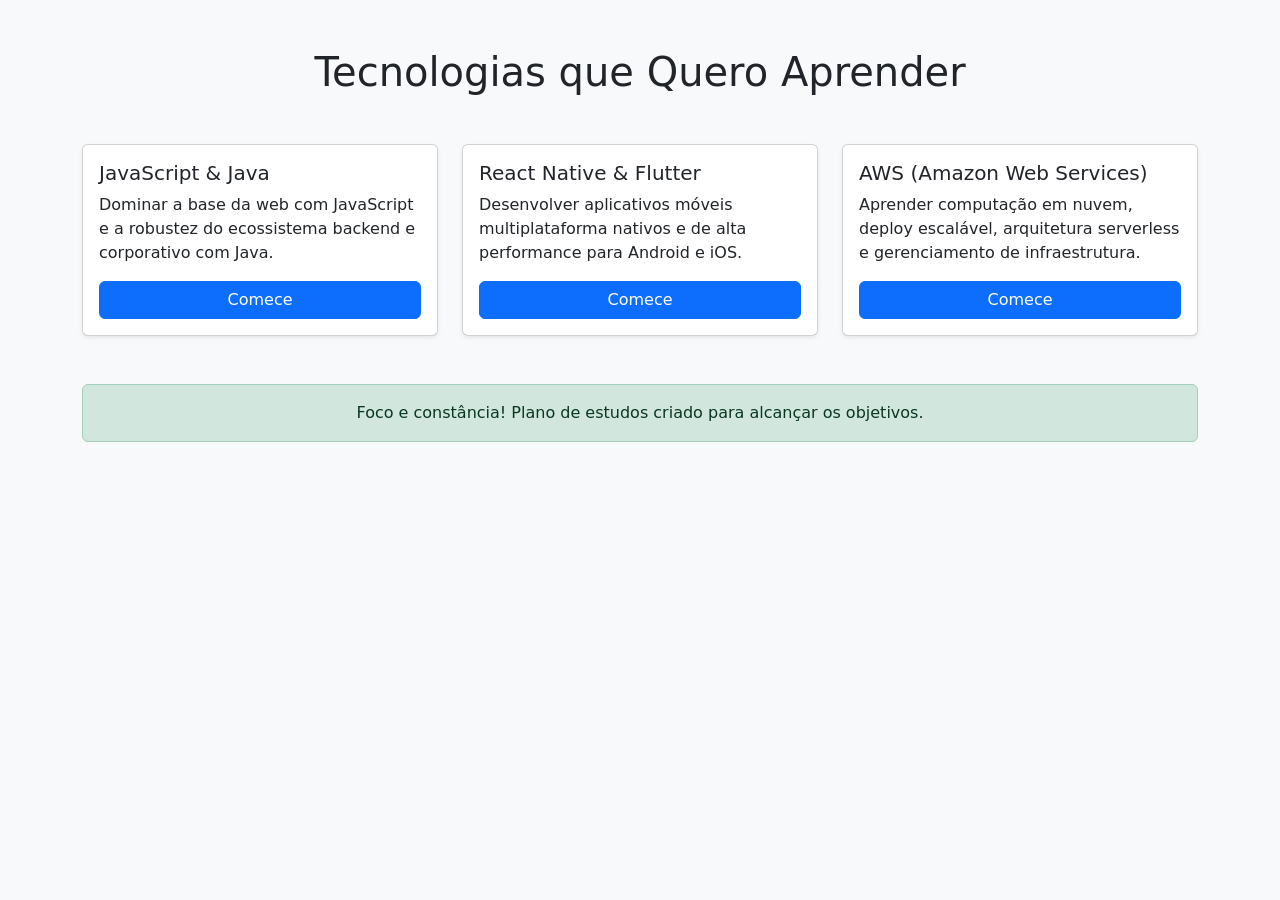
<file: Aula_112/index.html>
<!DOCTYPE html>
<html lang="pt-BR">
<head>
    <meta charset="UTF-8">
    <meta name="viewport" content="width=device-width, initial-scale=1.0">
    <title>Tecnologias que quero aprender</title>
    <link href="https://cdn.jsdelivr.net/npm/bootstrap@5.3.3/dist/css/bootstrap.min.css" rel="stylesheet">
</head>
<body class="bg-light">

    <div class="container my-5">
        <h1 class="text-center mb-5">Tecnologias que Quero Aprender</h1>

        <div class="row g-4 justify-content-center">
            <div class="col-md-4">
                <div class="card h-100 shadow-sm">
                    <div class="card-body d-flex flex-column">
                        <h5 class="card-title">JavaScript & Java</h5>
                        <p class="card-text">Dominar a base da web com JavaScript e a robustez do ecossistema backend e corporativo com Java.</p>
                        <button class="btn btn-primary mt-auto">Comece</button>
                    </div>
                </div>
            </div>

            <div class="col-md-4">
                <div class="card h-100 shadow-sm">
                    <div class="card-body d-flex flex-column">
                        <h5 class="card-title">React Native & Flutter</h5>
                        <p class="card-text">Desenvolver aplicativos móveis multiplataforma nativos e de alta performance para Android e iOS.</p>
                        <button class="btn btn-primary mt-auto">Comece</button>
                    </div>
                </div>
            </div>

            <div class="col-md-4">
                <div class="card h-100 shadow-sm">
                    <div class="card-body d-flex flex-column">
                        <h5 class="card-title">AWS (Amazon Web Services)</h5>
                        <p class="card-text">Aprender computação em nuvem, deploy escalável, arquitetura serverless e gerenciamento de infraestrutura.</p>
                        <button class="btn btn-primary mt-auto">Comece</button>
                    </div>
                </div>
            </div>
        </div>

        <div class="alert alert-success mt-5 text-center" role="alert">
            Foco e constância! Plano de estudos criado para alcançar os objetivos.
        </div>
    </div>

    <script src="https://cdn.jsdelivr.net/npm/bootstrap@5.3.3/dist/js/bootstrap.bundle.min.js"></script>
</body>
</html>
</file>
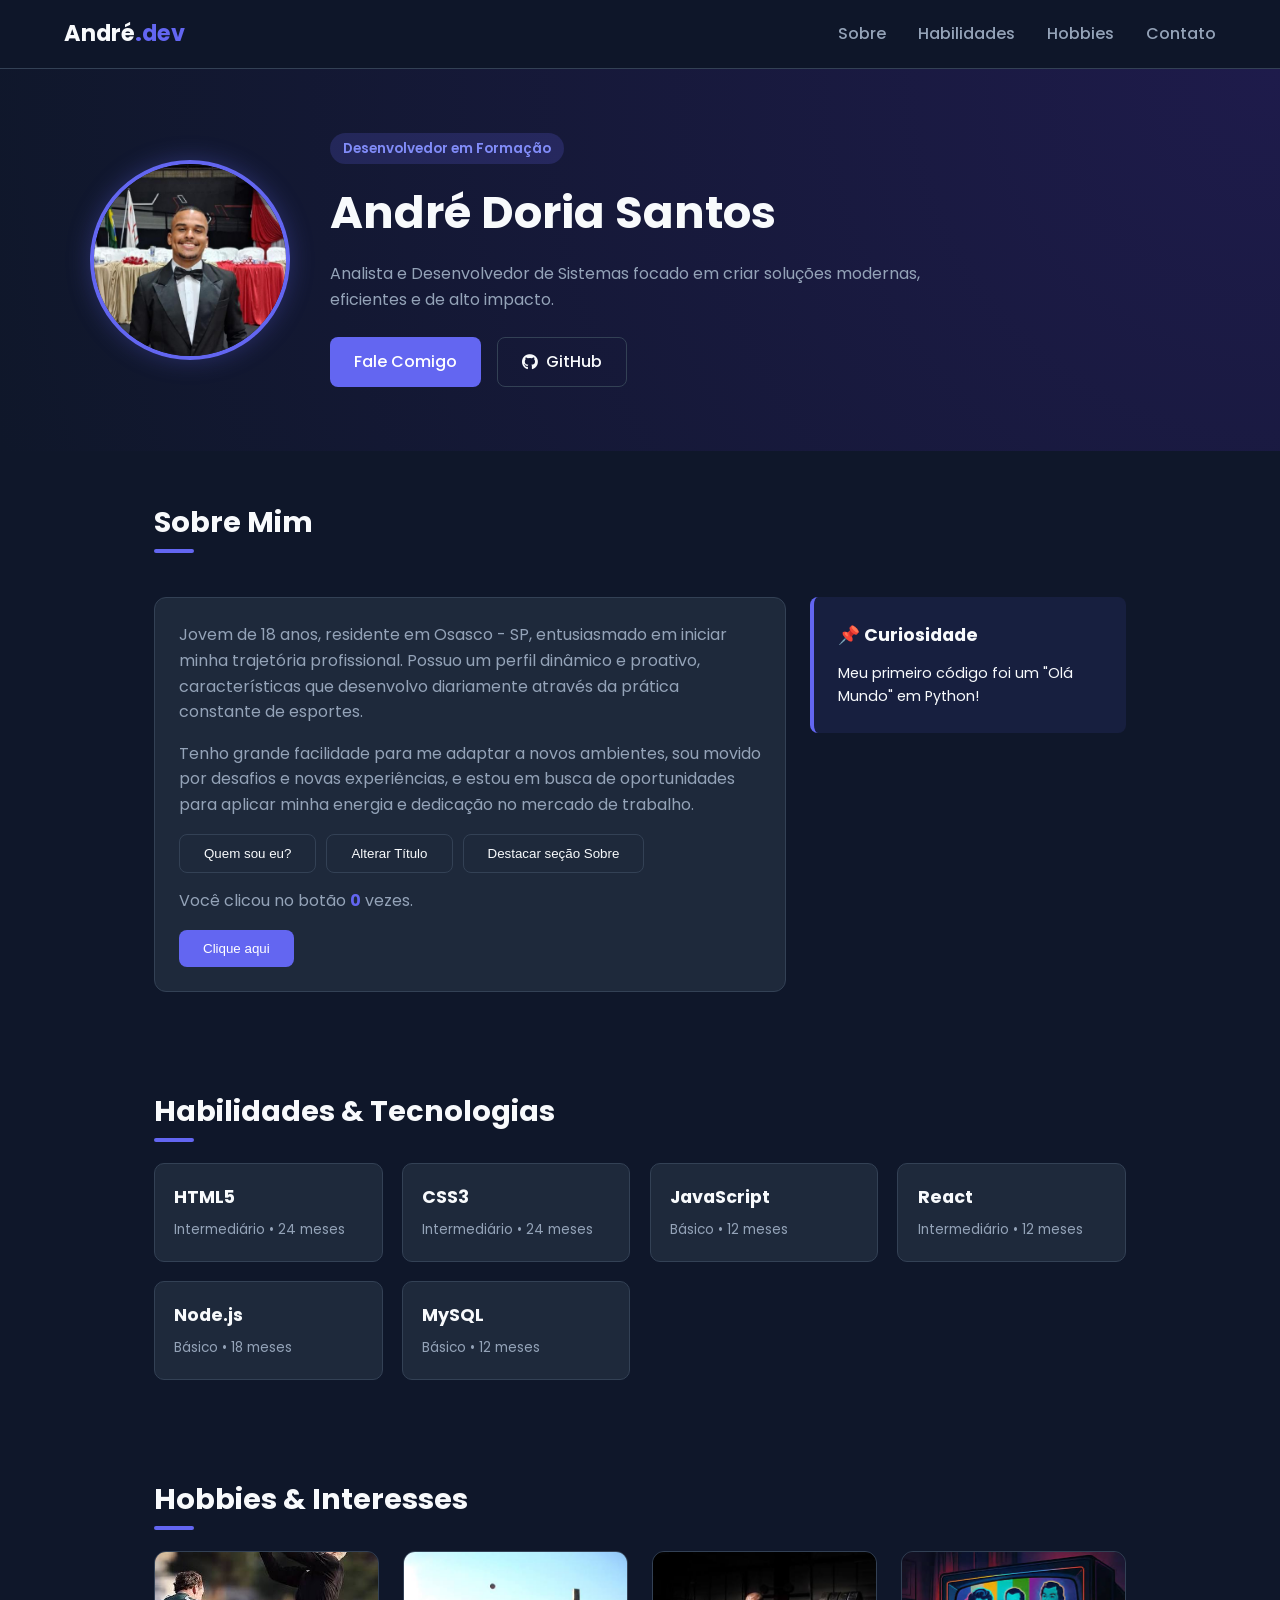
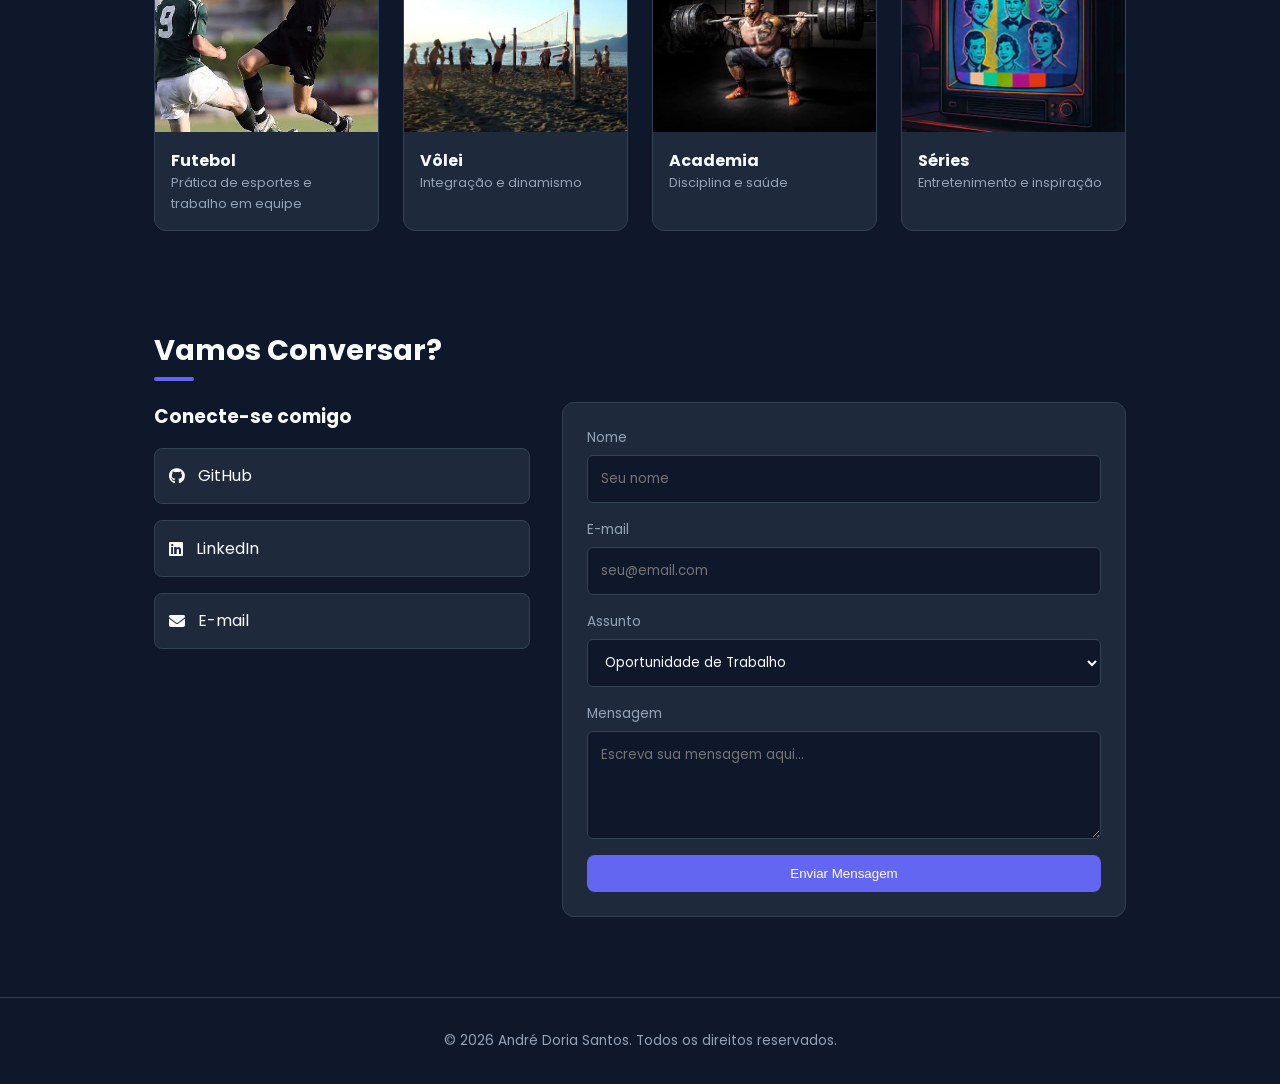
<file: Aula_113/index.html>
<!DOCTYPE html>
<html lang="pt-BR">
  <head>
    <meta charset="UTF-8" />
    <meta name="viewport" content="width=device-width, initial-scale=1.0" />
    <title>Portfólio | André Doria Santos</title>
    <link rel="stylesheet" href="styles/style.css" />
    <link
      rel="stylesheet"
      href="https://cdnjs.cloudflare.com/ajax/libs/font-awesome/6.4.0/css/all.min.css"
    />
  </head>

  <body>
    <!-- Navegação Responsiva -->
    <nav class="navbar">
      <div class="logo">André<span>.dev</span></div>
      
      <!-- Botão Hambúrguer Mobile -->
      <button class="menu-toggle" id="menuToggle" aria-label="Abrir Menu">
        <i class="fas fa-bars"></i>
      </button>

      <ul class="nav-links" id="navLinks">
        <li><a href="#sobre">Sobre</a></li>
        <li><a href="#habilidades">Habilidades</a></li>
        <li><a href="#hobbies">Hobbies</a></li>
        <li><a href="#contato">Contato</a></li>
      </ul>
    </nav>

    <!-- Header / Hero Section -->
    <header class="hero">
      <div class="hero-container">
        <div class="profile-img-wrapper">
          <img
            src="imagens/foto-perfil.jpg"
            alt="Foto de perfil de André Doria Santos"
          />
        </div>
        <div class="hero-text">
          <span class="badge">Desenvolvedor em Formação</span>
          <h1 id="titulo-principal">André Doria Santos</h1>
          <p>
            Analista e Desenvolvedor de Sistemas focado em criar soluções
            modernas, eficientes e de alto impacto.
          </p>
          <div class="hero-buttons">
            <a href="#contato" class="btn btn-primary">Fale Comigo</a>
            <a
              href="https://github.com/andreds00"
              target="_blank"
              class="btn btn-secondary"
            >
              <i class="fab fa-github"></i> GitHub
            </a>
          </div>
        </div>
      </div>
    </header>

    <main>
      <!-- Sobre Mim -->
      <section id="sobre" class="section section-about">
        <h2 class="section-title title-about">Sobre Mim</h2>
        <div class="about-card">
          <p>
            Jovem de 18 anos, residente em Osasco - SP, entusiasmado em iniciar
            minha trajetória profissional. Possuo um perfil dinâmico e proativo,
            características que desenvolvo diariamente através da prática
            constante de esportes.
          </p>
          <p>
            Tenho grande facilidade para me adaptar a novos ambientes, sou movido
            por desafios e novas experiências, e estou em busca de
            oportunidades para aplicar minha energia e dedicação no mercado de
            trabalho.
          </p>

          <!-- Interatividade da Atividade -->
          <div style="display: flex; gap: 10px; flex-wrap: wrap; margin-top: 15px;">
            <button class="btn btn-secondary" onclick="apresentacao()">Quem sou eu?</button>
            <button class="btn btn-secondary" onclick="alterarTitulo()">Alterar Título</button>
            <button class="btn btn-secondary" onclick="destacarSobre()">Destacar seção Sobre</button>
          </div>

          <!-- Contador de Cliques -->
          <div style="margin-top: 15px;">
            <p>Você clicou no botão <span id="contador" style="font-weight: bold; color: var(--accent-color);">0</span> vezes.</p>
            <button class="btn btn-primary" onclick="contarClique()">Clique aqui</button>
          </div>
        </div>

        <aside class="curiosity-box">
          <h3>📌 Curiosidade</h3>
          <p>Meu primeiro código foi um "Olá Mundo" em Python!</p>
        </aside>
      </section>

      <!-- Habilidades -->
      <section id="habilidades" class="section">
        <h2 class="section-title">Habilidades & Tecnologias</h2>
        <div class="skills-grid">
          <div class="skill-card">
            <div class="skill-info">
              <h3>HTML5</h3>
              <span class="level">Intermediário • 24 meses</span>
            </div>
          </div>
          <div class="skill-card">
            <div class="skill-info">
              <h3>CSS3</h3>
              <span class="level">Intermediário • 24 meses</span>
            </div>
          </div>
          <div class="skill-card">
            <div class="skill-info">
              <h3>JavaScript</h3>
              <span class="level">Básico • 12 meses</span>
            </div>
          </div>
          <div class="skill-card">
            <div class="skill-info">
              <h3>React</h3>
              <span class="level">Intermediário • 12 meses</span>
            </div>
          </div>
          <div class="skill-card">
            <div class="skill-info">
              <h3>Node.js</h3>
              <span class="level">Básico • 18 meses</span>
            </div>
          </div>
          <div class="skill-card">
            <div class="skill-info">
              <h3>MySQL</h3>
              <span class="level">Básico • 12 meses</span>
            </div>
          </div>
        </div>
      </section>

      <!-- Hobbies & Galeria -->
      <section id="hobbies" class="section">
        <h2 class="section-title">Hobbies & Interesses</h2>
        <div class="hobbies-gallery">
          <div class="gallery-card">
            <img src="imagens/futebol.jpg" alt="Futebol" />
            <div class="card-caption">
              <h3>Futebol</h3>
              <p>Prática de esportes e trabalho em equipe</p>
            </div>
          </div>
          <div class="gallery-card">
            <img src="imagens/volei.jpg" alt="Vôlei de praia" />
            <div class="card-caption">
              <h3>Vôlei</h3>
              <p>Integração e dinamismo</p>
            </div>
          </div>
          <div class="gallery-card">
            <img src="imagens/academia.jpg" alt="Academia" />
            <div class="card-caption">
              <h3>Academia</h3>
              <p>Disciplina e saúde</p>
            </div>
          </div>
          <div class="gallery-card">
            <img src="imagens/serie.jpg" alt="Séries" />
            <div class="card-caption">
              <h3>Séries</h3>
              <p>Entretenimento e inspiração</p>
            </div>
          </div>
        </div>
      </section>

      <!-- Seção de Contato -->
      <section id="contato" class="section">
        <h2 class="section-title">Vamos Conversar?</h2>
        <div class="contact-container">
          <div class="social-links">
            <h3>Conecte-se comigo</h3>
            <a href="https://github.com/andreds00" target="_blank" class="social-btn">
              <i class="fab fa-github"></i> GitHub
            </a>
            <a href="https://linkedin.com/in/andredoriasantos" target="_blank" class="social-btn">
              <i class="fab fa-linkedin"></i> LinkedIn
            </a>
            <a href="mailto:andredorisantos07@gmail.com" class="social-btn">
              <i class="fas fa-envelope"></i> E-mail
            </a>
          </div>

          <form class="contact-form">
            <div class="form-group">
              <label for="nomeContato">Nome</label>
              <input type="text" id="nomeContato" placeholder="Seu nome" required />
            </div>

            <div class="form-group">
              <label for="emailContato">E-mail</label>
              <input type="email" id="emailContato" placeholder="seu@email.com" required />
            </div>

            <div class="form-group">
              <label for="assuntoSelect">Assunto</label>
              <select id="assuntoSelect">
                <option>Oportunidade de Trabalho</option>
                <option>Projeto / Freelance</option>
                <option>Dúvida ou Sugestão</option>
              </select>
            </div>

            <div class="form-group">
              <label for="mensagemContato">Mensagem</label>
              <textarea
                id="mensagemContato"
                rows="4"
                placeholder="Escreva sua mensagem aqui..."
                required
              ></textarea>
            </div>

            <button type="submit" class="btn btn-primary btn-full">Enviar Mensagem</button>
          </form>
        </div>
      </section>
    </main>

    <footer>
      <p>&copy; 2026 André Doria Santos. Todos os direitos reservados.</p>
    </footer>

    <!-- Script de interatividade do Menu Hambúrguer -->
    <script>
      const menuToggle = document.getElementById('menuToggle');
      const navLinks = document.getElementById('navLinks');

      menuToggle.addEventListener('click', () => {
        navLinks.classList.toggle('active');
      });

      document.querySelectorAll('.nav-links a').forEach(link => {
        link.addEventListener('click', () => {
          navLinks.classList.remove('active');
        });
      });
    </script>

    <!-- Script principal da atividade -->
    <script src="js/script.js"></script>
  </body>
</html>
</file>
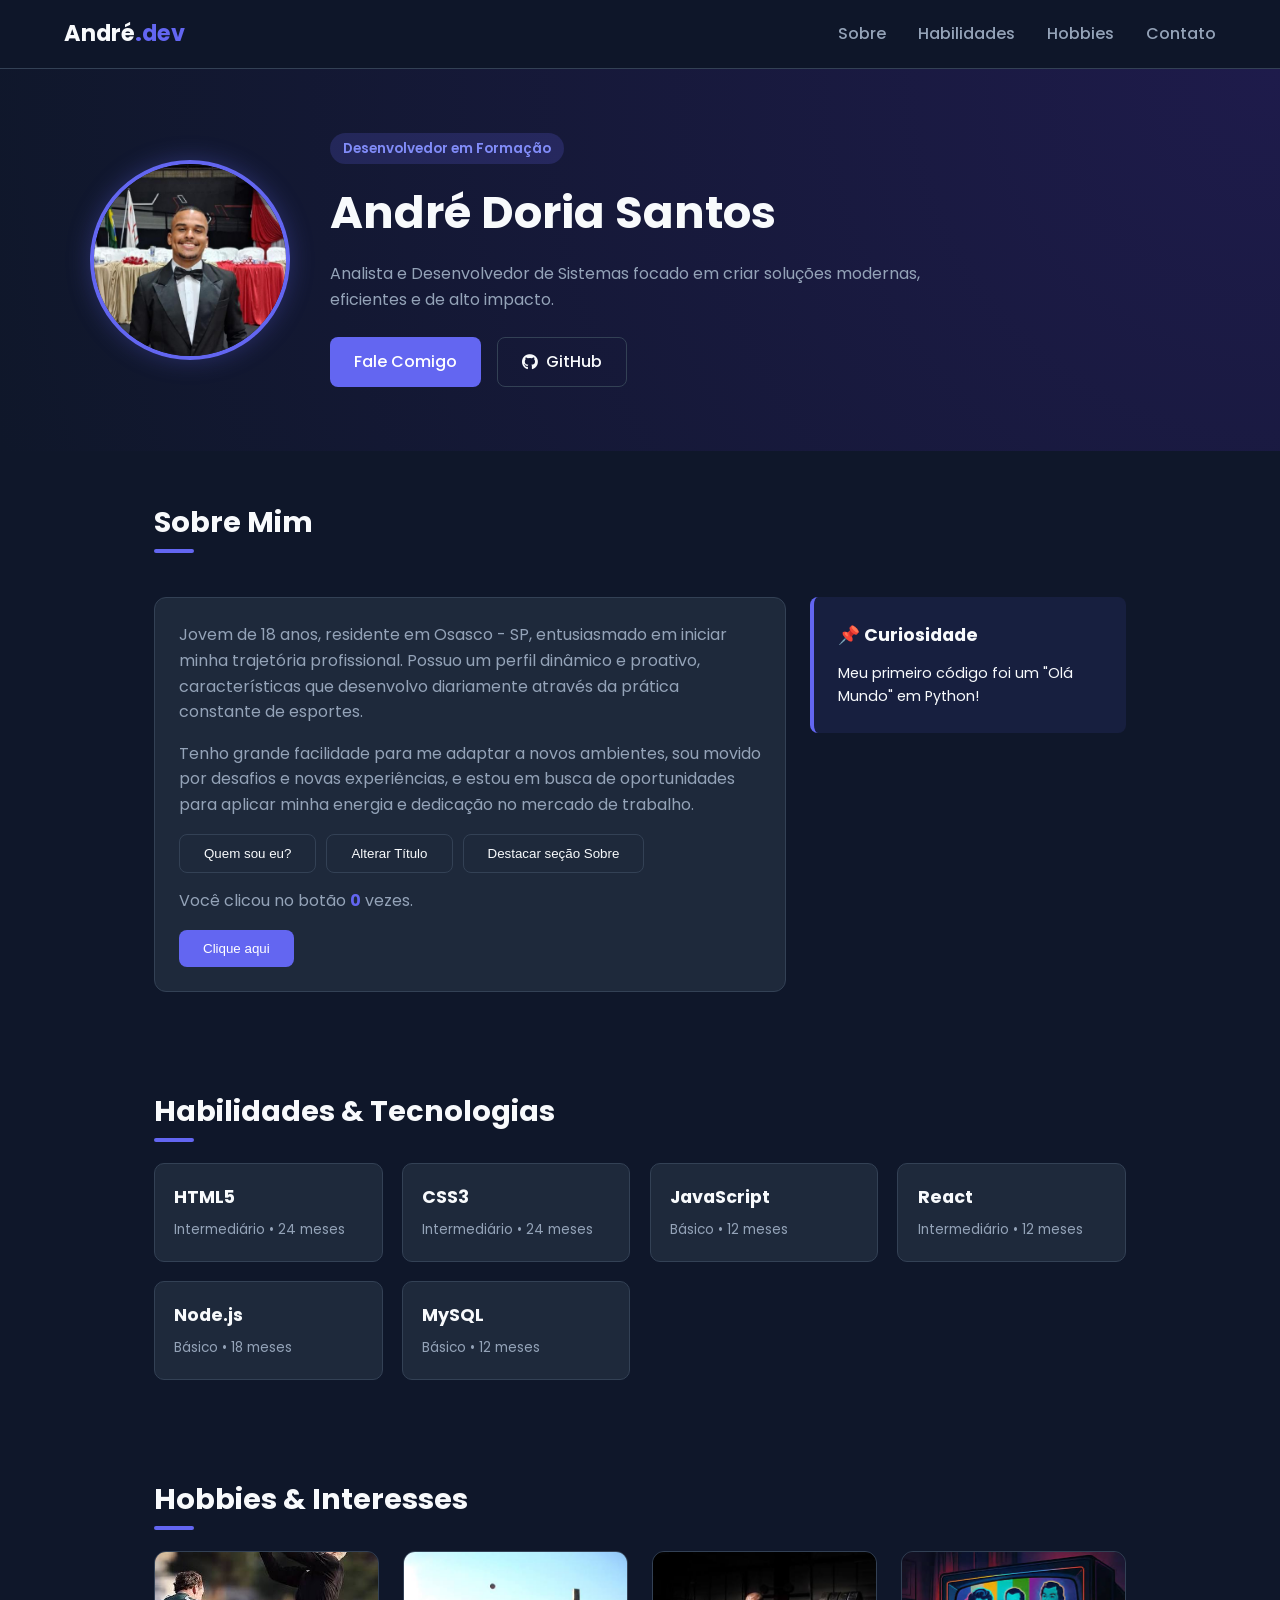
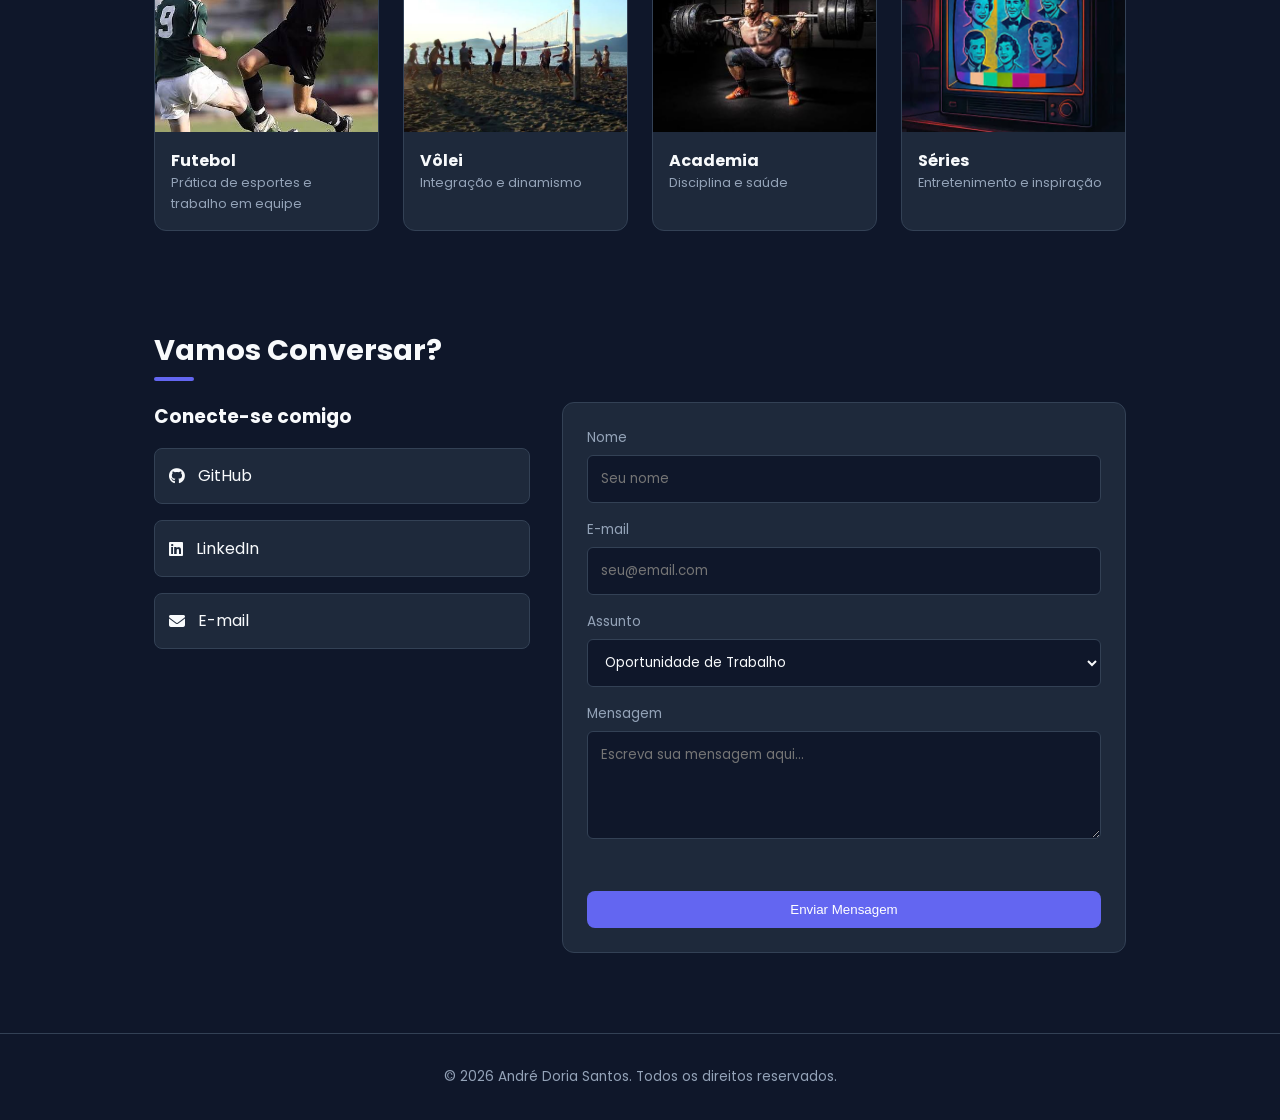
<file: Aula_114/index.html>
<!DOCTYPE html>
<html lang="pt-BR">
  <head>
    <meta charset="UTF-8" />
    <meta name="viewport" content="width=device-width, initial-scale=1.0" />
    <title>Portfólio | André Doria Santos</title>
    <link rel="stylesheet" href="styles/style.css" />
    <link
      rel="stylesheet"
      href="https://cdnjs.cloudflare.com/ajax/libs/font-awesome/6.4.0/css/all.min.css"
    />
  </head>

  <body>
    <!-- Navegação Responsiva -->
    <nav class="navbar">
      <div class="logo">André<span>.dev</span></div>
      
      <!-- Botão Hambúrguer Mobile -->
      <button class="menu-toggle" id="menuToggle" aria-label="Abrir Menu">
        <i class="fas fa-bars"></i>
      </button>

      <ul class="nav-links" id="navLinks">
        <li><a href="#sobre">Sobre</a></li>
        <li><a href="#habilidades">Habilidades</a></li>
        <li><a href="#hobbies">Hobbies</a></li>
        <li><a href="#contato">Contato</a></li>
      </ul>
    </nav>

    <!-- Header / Hero Section -->
    <header class="hero">
      <div class="hero-container">
        <div class="profile-img-wrapper">
          <img
            src="imagens/foto-perfil.jpg"
            alt="Foto de perfil de André Doria Santos"
          />
        </div>
        <div class="hero-text">
          <span class="badge">Desenvolvedor em Formação</span>
          <h1 id="titulo-principal">André Doria Santos</h1>
          <p>
            Analista e Desenvolvedor de Sistemas focado em criar soluções
            modernas, eficientes e de alto impacto.
          </p>
          <div class="hero-buttons">
            <a href="#contato" class="btn btn-primary">Fale Comigo</a>
            <a
              href="https://github.com/andreds00"
              target="_blank"
              class="btn btn-secondary"
            >
              <i class="fab fa-github"></i> GitHub
            </a>
          </div>
        </div>
      </div>
    </header>

    <main>
      <!-- Sobre Mim -->
      <section id="sobre" class="section section-about">
        <h2 class="section-title title-about">Sobre Mim</h2>
        <div class="about-card">
          <p>
            Jovem de 18 anos, residente em Osasco - SP, entusiasmado em iniciar
            minha trajetória profissional. Possuo um perfil dinâmico e proativo,
            características que desenvolvo diariamente através da prática
            constante de esportes.
          </p>
          <p>
            Tenho grande facilidade para me adaptar a novos ambientes, sou movido
            por desafios e novas experiências, e estou em busca de
            oportunidades para aplicar minha energia e dedicação no mercado de
            trabalho.
          </p>

          <!-- Interatividade da Atividade -->
          <div style="display: flex; gap: 10px; flex-wrap: wrap; margin-top: 15px;">
            <button class="btn btn-secondary" onclick="apresentacao()">Quem sou eu?</button>
            <button class="btn btn-secondary" onclick="alterarTitulo()">Alterar Título</button>
            <button class="btn btn-secondary" onclick="destacarSobre()">Destacar seção Sobre</button>
          </div>

          <!-- Contador de Cliques -->
          <div style="margin-top: 15px;">
            <p>Você clicou no botão <span id="contador" style="font-weight: bold; color: var(--accent-color);">0</span> vezes.</p>
            <button class="btn btn-primary" onclick="contarClique()">Clique aqui</button>
          </div>
        </div>

        <aside class="curiosity-box">
          <h3>📌 Curiosidade</h3>
          <p>Meu primeiro código foi um "Olá Mundo" em Python!</p>
        </aside>
      </section>

      <!-- Habilidades -->
      <section id="habilidades" class="section">
        <h2 class="section-title">Habilidades & Tecnologias</h2>
        <div class="skills-grid">
          <div class="skill-card">
            <div class="skill-info">
              <h3>HTML5</h3>
              <span class="level">Intermediário • 24 meses</span>
            </div>
          </div>
          <div class="skill-card">
            <div class="skill-info">
              <h3>CSS3</h3>
              <span class="level">Intermediário • 24 meses</span>
            </div>
          </div>
          <div class="skill-card">
            <div class="skill-info">
              <h3>JavaScript</h3>
              <span class="level">Básico • 12 meses</span>
            </div>
          </div>
          <div class="skill-card">
            <div class="skill-info">
              <h3>React</h3>
              <span class="level">Intermediário • 12 meses</span>
            </div>
          </div>
          <div class="skill-card">
            <div class="skill-info">
              <h3>Node.js</h3>
              <span class="level">Básico • 18 meses</span>
            </div>
          </div>
          <div class="skill-card">
            <div class="skill-info">
              <h3>MySQL</h3>
              <span class="level">Básico • 12 meses</span>
            </div>
          </div>
        </div>
      </section>

      <!-- Hobbies & Galeria -->
      <section id="hobbies" class="section">
        <h2 class="section-title">Hobbies & Interesses</h2>
        <div class="hobbies-gallery">
          <div class="gallery-card">
            <img src="imagens/futebol.jpg" alt="Futebol" />
            <div class="card-caption">
              <h3>Futebol</h3>
              <p>Prática de esportes e trabalho em equipe</p>
            </div>
          </div>
          <div class="gallery-card">
            <img src="imagens/volei.jpg" alt="Vôlei de praia" />
            <div class="card-caption">
              <h3>Vôlei</h3>
              <p>Integração e dinamismo</p>
            </div>
          </div>
          <div class="gallery-card">
            <img src="imagens/academia.jpg" alt="Academia" />
            <div class="card-caption">
              <h3>Academia</h3>
              <p>Disciplina e saúde</p>
            </div>
          </div>
          <div class="gallery-card">
            <img src="imagens/serie.jpg" alt="Séries" />
            <div class="card-caption">
              <h3>Séries</h3>
              <p>Entretenimento e inspiração</p>
            </div>
          </div>
        </div>
      </section>

      <!-- Seção de Contato -->
      <section id="contato" class="section">
        <h2 class="section-title">Vamos Conversar?</h2>
        <div class="contact-container">
          <div class="social-links">
            <h3>Conecte-se comigo</h3>
            <a href="https://github.com/andreds00" target="_blank" class="social-btn">
              <i class="fab fa-github"></i> GitHub
            </a>
            <a href="https://linkedin.com/in/andredoriasantos" target="_blank" class="social-btn">
              <i class="fab fa-linkedin"></i> LinkedIn
            </a>
            <a href="mailto:andredorisantos07@gmail.com" class="social-btn">
              <i class="fas fa-envelope"></i> E-mail
            </a>
          </div>

          <form class="contact-form" id="formContato" >
            <div class="form-group">
              <label for="nomeContato">Nome</label>
              <input type="text" id="nomeContato" placeholder="Seu nome" required minlength="3"/>
            </div>

            <div class="form-group">
              <label for="emailContato">E-mail</label>
              <input type="email" id="emailContato" placeholder="seu@email.com" required />
            </div>

            <div class="form-group">
              <label for="assuntoSelect">Assunto</label>
              <select id="assuntoSelect">
                <option>Oportunidade de Trabalho</option>
                <option>Projeto / Freelance</option>
                <option>Dúvida ou Sugestão</option>
              </select>
            </div>

            <div class="form-group">
              <label for="mensagemContato">Mensagem</label>
              <textarea
                id="mensagemContato"
                rows="4"
                placeholder="Escreva sua mensagem aqui..."
                required
                minlength="10"
              ></textarea>
            </div>
            <div id="feedback" style="color:red"></div>

            <button type="submit" class="btn btn-primary btn-full">Enviar Mensagem</button>
          </form>
        </div>
      </section>
    </main>

    <footer>
      <p>&copy; 2026 André Doria Santos. Todos os direitos reservados.</p>
    </footer>

    <!-- Script de interatividade do Menu Hambúrguer -->
    <script>
      const menuToggle = document.getElementById('menuToggle');
      const navLinks = document.getElementById('navLinks');

      menuToggle.addEventListener('click', () => {
        navLinks.classList.toggle('active');
      });

      document.querySelectorAll('.nav-links a').forEach(link => {
        link.addEventListener('click', () => {
          navLinks.classList.remove('active');
        });
      });
    </script>

    <!-- Script principal da atividade -->
    <script src="js/script.js"></script>
  </body>
</html>
</file>
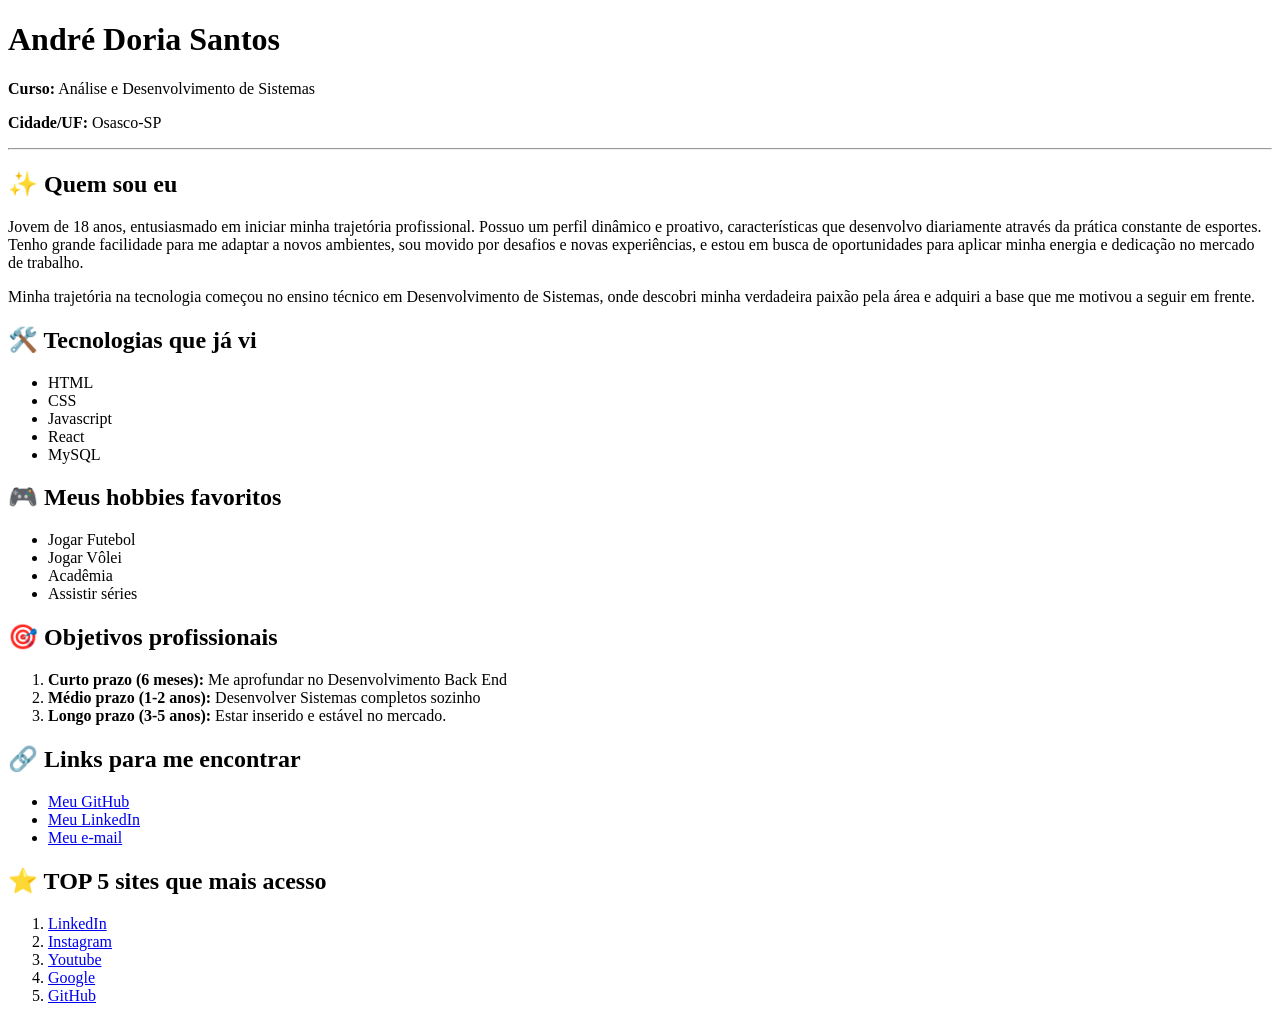
<file: Aula_103/cartao.html>
<!DOCTYPE html>
<html lang="pt-BR">
<head>
    <meta charset="UTF-8">
    <title>Cartão de Visita - André Doria Santos</title>
</head>
<body>

    <!-- Seção 1: Identificação -->
    <h1>André Doria Santos</h1>
    <p><strong>Curso:</strong> Análise e Desenvolvimento de Sistemas</p>
    <p><strong>Cidade/UF:</strong> Osasco-SP</p>

    <hr>

    <!-- Seção 2: Quem sou eu -->
    <h2>✨ Quem sou eu</h2>
    <p>Jovem de 18 anos, entusiasmado em iniciar minha trajetória profissional. Possuo um perfil dinâmico e proativo, características que desenvolvo diariamente através da prática constante de esportes. Tenho grande facilidade para me adaptar a novos ambientes, sou movido por desafios e novas experiências, e estou em busca de oportunidades para aplicar minha energia e dedicação no mercado de trabalho.</p>
    <p>Minha trajetória na tecnologia começou no ensino técnico em Desenvolvimento de Sistemas, onde descobri minha verdadeira paixão pela área e adquiri a base que me motivou a seguir em frente. </p>

    <!-- Seção 3: Tecnologias que conheço -->
    <h2>🛠️ Tecnologias que já vi</h2>
    <ul>
        <li>HTML</li>
        <li>CSS</li>
        <li>Javascript</li>
        <li>React</li>
        <li>MySQL</li>
    </ul
    <!-- Seção 4: Meus hobbies -->
    <h2>🎮 Meus hobbies favoritos</h2>
    <ul>
        <li>Jogar Futebol</li>
        <li>Jogar Vôlei</li>
        <li>Acadêmia</li>
        <li>Assistir séries</li>
    </ul>

    <!-- Seção 5: Meus objetivos -->
    <h2>🎯 Objetivos profissionais</h2>
    <ol>
        <li><strong>Curto prazo (6 meses):</strong> Me aprofundar no Desenvolvimento Back End</li>
        <li><strong>Médio prazo (1-2 anos):</strong> Desenvolver Sistemas completos sozinho</li>
        <li><strong>Longo prazo (3-5 anos):</strong> Estar inserido e estável no mercado.</li>
    </ol>

    <!-- Seção 6: Links úteis -->
    <h2>🔗 Links para me encontrar</h2>
    <ul>
        <li><a href="https://github.com/andreds00" target="_blank">Meu GitHub</a></li>
        <li><a href="https://linkedin.com/in/andredoriasantos" target="_blank">Meu LinkedIn</a></li>
        <li><a href="mailto:andredorisantos07@gmail.com">Meu e-mail</a></li>
    </ul>

    <!-- Seção 7: Sites que mais uso (DESAFIO) -->
    <h2>⭐ TOP 5 sites que mais acesso</h2>
    <ol>
        <li><a href="https://linkedin.com/" target="_blank">LinkedIn</a></li>
        <li><a href="https://www.instagram.com/" target="_blank">Instagram</a></li>
        <li><a href="https://www.youtube.com/" target="_blank">Youtube</a></li>
         <li><a href="https://www.google.com/" target="_blank">Google</a></li>
        <li><a href="https://github.com/andreds00" target="_blank">GitHub</a></li>
    </ol>

</body>
</html>
</file>
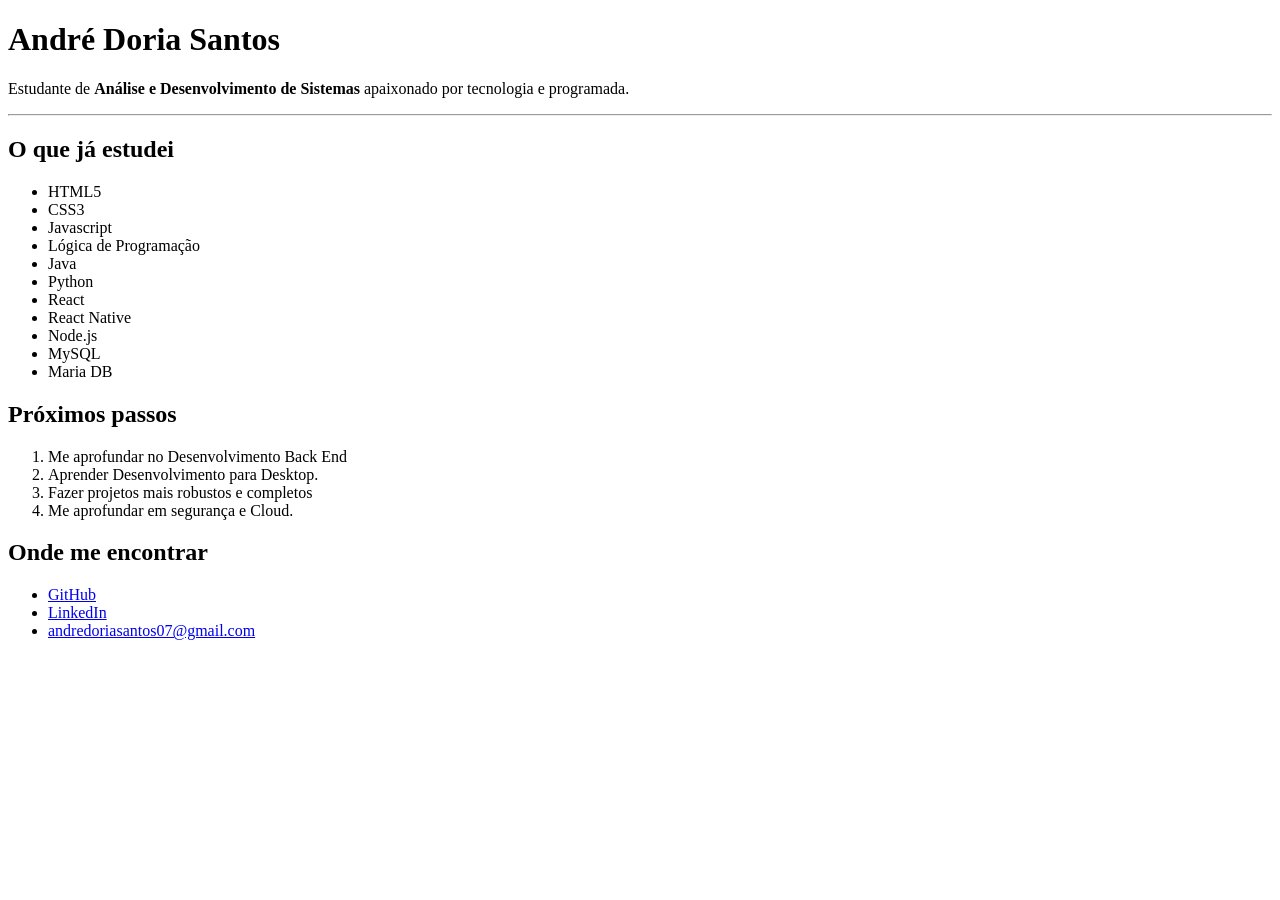
<file: Aula_103/perfil.html>
<!DOCTYPE html>
<html lang="pt-BR">
<head>
    <meta charset="UTF-8">
    <title>Perfil - André Doria Santos</title>
</head>
<body>
    <h1> André Doria Santos</h1>
    <p>Estudante de <strong>Análise e Desenvolvimento de Sistemas</strong> apaixonado por tecnologia e programada.</p>

    <hr>

    <h2>O que já estudei</h2>
    <ul>
        <li>HTML5</li>
        <li>CSS3</li>
        <li>Javascript</li>
        <li>Lógica de Programação</li>
        <li>Java</li>
        <li>Python</li>
        <li>React</li>
        <li>React Native</li>
        <li>Node.js</li>
        <li>MySQL</li>
        <li>Maria DB</li>
    </ul>

    <h2>Próximos passos</h2>
    <ol>
        <li>Me aprofundar no Desenvolvimento Back End</li>
        <li>Aprender Desenvolvimento para Desktop.</li>
        <li>Fazer projetos mais robustos e completos</li>
        <li>Me aprofundar em segurança e Cloud.</li>
    </ol>

    <h2>Onde me encontrar</h2>
    <ul>
        <li><a href="https://github.com/andreds00" target="_blank">GitHub</a></li>
        <li><a href="https://www.linkedin.com/in/andredoriasantos" target="_blank">LinkedIn</a></li>
        <li><a href="mailto:andredoriasantos07@gmail.com">andredoriasantos07@gmail.com</a></li>
    </ul>

</body>
</html>
</file>
<file: Aula_107/styles/style.css>
@import url('https://fonts.googleapis.com/css2?family=Poppins:ital,wght@0,100;0,200;0,300;0,400;0,500;0,600;0,700;0,800;0,900;1,100;1,200;1,300;1,400;1,500;1,600;1,700;1,800;1,900&display=swap');

body{
    width: 100%;
    height: auto;
    margin: 0 auto;
    padding: 0;
    font-family: "Poppins", sans-sefif;
    font-size: 16px;
    font-weight: 300;
    font-style: normal;
    background-color: #ffffff;
}
main{
    padding-right: 10%;
    padding-left: 10%;

}
footer{
    height: 70vh;
    padding-left: 2%;
    background-color: #c6c6c6;

}
footer form{
    text-align: center;
    width: 100%;
    height: 50vh;
    border-bottom: 1px solid #c6c6c6;
    font-weight: 500;

    
}
footer form input{
    width: 30%;
    height: 10%;
    border: 2px solid black;
    border-radius: 20px;
    padding-left: 15px;

}

footer form select{
    width: 30%;
    height: 10%;
    border: 2px solid #000;
    
}
footer form textarea{
    width: 35%;
    max-width: 35%;
    min-height: 15%;
    max-height: 20%;
    border: 2px solid #000;
    border-radius: 10px;
    padding-left: 10px;
    padding-right: 10px;
    
}
footer form button{
    color: white;
    font-size: 13px;
    background-color: green;
    width: 20%;
    height: 10%;
    border: 2px solid white;
    border-radius: 30px;
}
footer p{
    text-align: center;
    height: 15px;
}
header{
    display: flex;
    gap: 20px;
    padding: 2%;
    background-color: black;
    color: white;
}
header img{
    width: 10%; 
    border-radius: 50%;
    border: 2px solid white;
}
nav{
    text-align: center;
    display: flex;
    font-size: 1.2rem;
    background-color: #c6c6c6;
    padding-right: 20%;
    padding-left: 20%;
}
nav a{
    padding: 10px;
    width: 100%;
    font-weight: 500;
    
    
}
</file>
<file: Aula_108/styles/style.css>
@import url('https://fonts.googleapis.com/css2?family=Poppins:wght@300;400;500;600;700&display=swap');

:root {
  --bg-primary: #0f172a;
  --bg-secondary: #1e293b;
  --bg-card: #1e293b;
  --text-primary: #f8fafc;
  --text-secondary: #94a3b8;
  --accent-color: #6366f1;
  --accent-hover: #4f46e5;
  --border-color: #334155;
}

* {
  margin: 0;
  padding: 0;
  box-sizing: border-box;
}

html {
  scroll-behavior: smooth;
}

body {
  font-family: 'Poppins', sans-serif;
  background-color: var(--bg-primary);
  color: var(--text-primary);
  line-height: 1.6;
  overflow-x: hidden;
}

/* Navbar */
.navbar {
  position: sticky;
  top: 0;
  display: flex;
  justify-content: space-between;
  align-items: center;
  padding: 1rem 5%;
  background-color: rgba(15, 23, 42, 0.95);
  backdrop-filter: blur(10px);
  z-index: 1000;
  border-bottom: 1px solid var(--border-color);
}

.logo {
  font-size: 1.4rem;
  font-weight: 700;
}

.logo span {
  color: var(--accent-color);
}

.menu-toggle {
  display: none;
  background: none;
  border: none;
  color: var(--text-primary);
  font-size: 1.5rem;
  cursor: pointer;
}

.nav-links {
  display: flex;
  list-style: none;
  gap: 2rem;
}

.nav-links a {
  color: var(--text-secondary);
  text-decoration: none;
  font-weight: 500;
  transition: color 0.3s;
}

.nav-links a:hover {
  color: var(--accent-color);
}

/* Hero Section */
.hero {
  padding: 4rem 5%;
  background: radial-gradient(circle at top right, #1e1b4b, var(--bg-primary));
}

.hero-container {
  display: flex;
  align-items: center;
  gap: 3rem;
  max-width: 1100px;
  margin: 0 auto;
}

.profile-img-wrapper img {
  width: 200px;
  height: 200px;
  object-fit: cover;
  border-radius: 50%;
  border: 4px solid var(--accent-color);
  box-shadow: 0 0 25px rgba(99, 102, 241, 0.3);
}

.hero-text {
  max-width: 600px;
}

.badge {
  background-color: rgba(99, 102, 241, 0.2);
  color: #818cf8;
  padding: 0.3rem 0.8rem;
  border-radius: 20px;
  font-size: 0.85rem;
  font-weight: 600;
}

.hero-text h1 {
  font-size: clamp(2rem, 5vw, 2.8rem);
  margin: 0.8rem 0;
  font-weight: 700;
}

.hero-text p {
  color: var(--text-secondary);
  font-size: 1rem;
  margin-bottom: 1.5rem;
}

.hero-buttons {
  display: flex;
  gap: 1rem;
  flex-wrap: wrap;
}

/* Botões */
.btn {
  display: inline-flex;
  align-items: center;
  gap: 0.5rem;
  padding: 0.7rem 1.5rem;
  border-radius: 8px;
  text-decoration: none;
  font-weight: 500;
  cursor: pointer;
  transition: all 0.3s;
  border: none;
}

.btn-primary {
  background-color: var(--accent-color);
  color: white;
}

.btn-primary:hover {
  background-color: var(--accent-hover);
}

.btn-secondary {
  background-color: transparent;
  color: var(--text-primary);
  border: 1px solid var(--border-color);
}

.btn-secondary:hover {
  background-color: var(--border-color);
}

.btn-full {
  width: 100%;
  justify-content: center;
}

/* Conteúdo Principal */
main {
  padding: 0 5%;
  max-width: 1100px;
  margin: 0 auto;
}

.section {
  padding: 3rem 0;
}

.section-title {
  font-size: 1.8rem;
  margin-bottom: 1.8rem;
  position: relative;
}

.section-title::after {
  content: '';
  position: absolute;
  bottom: -8px;
  left: 0;
  width: 40px;
  height: 4px;
  background-color: var(--accent-color);
  border-radius: 2px;
}

/* Sobre Mim */
.about-card {
  background-color: var(--bg-card);
  padding: 1.5rem;
  border-radius: 12px;
  border: 1px solid var(--border-color);
}

.about-card p {
  color: var(--text-secondary);
  margin-bottom: 1rem;
}

.curiosity-box {
  margin-top: 1.5rem;
  padding: 1rem;
  background-color: rgba(99, 102, 241, 0.1);
  border-left: 4px solid var(--accent-color);
  border-radius: 4px;
  font-size: 0.9rem;
}

/* Habilidades (Grid Responsivo Automático) */
.skills-grid {
  display: grid;
  grid-template-columns: repeat(auto-fit, minmax(200px, 1fr));
  gap: 1.2rem;
}

.skill-card {
  background-color: var(--bg-card);
  padding: 1.2rem;
  border-radius: 10px;
  border: 1px solid var(--border-color);
  transition: transform 0.3s;
}

.skill-card:hover {
  transform: translateY(-5px);
  border-color: var(--accent-color);
}

.skill-info h3 {
  font-size: 1.1rem;
  margin-bottom: 0.3rem;
}

.skill-info .level {
  font-size: 0.85rem;
  color: var(--text-secondary);
}

/* Galeria de Hobbies (Grid Responsivo Automático) */
.hobbies-gallery {
  display: grid;
  grid-template-columns: repeat(auto-fit, minmax(220px, 1fr));
  gap: 1.5rem;
}

.gallery-card {
  border-radius: 12px;
  overflow: hidden;
  background-color: var(--bg-card);
  border: 1px solid var(--border-color);
}

.gallery-card img {
  width: 100%;
  height: 180px;
  object-fit: cover;
  display: block;
}

.card-caption {
  padding: 1rem;
}

.card-caption h3 {
  font-size: 1rem;
}

.card-caption p {
  font-size: 0.8rem;
  color: var(--text-secondary);
}

/* Contato */
.contact-container {
  display: grid;
  grid-template-columns: 1fr 1.5fr;
  gap: 2rem;
}

.social-links {
  display: flex;
  flex-direction: column;
  gap: 1rem;
}

.social-btn {
  display: flex;
  align-items: center;
  gap: 0.8rem;
  padding: 0.9rem;
  background-color: var(--bg-card);
  color: var(--text-primary);
  text-decoration: none;
  border-radius: 8px;
  border: 1px solid var(--border-color);
}

.contact-form {
  background-color: var(--bg-card);
  padding: 1.5rem;
  border-radius: 12px;
  border: 1px solid var(--border-color);
  display: flex;
  flex-direction: column;
  gap: 1rem;
}

.form-group {
  display: flex;
  flex-direction: column;
  gap: 0.4rem;
}

.form-group label {
  font-size: 0.85rem;
  color: var(--text-secondary);
}

.form-group input,
.form-group select,
.form-group textarea {
  width: 100%;
  padding: 0.8rem;
  background-color: var(--bg-primary);
  border: 1px solid var(--border-color);
  border-radius: 6px;
  color: var(--text-primary);
  font-family: inherit;
}

/* Footer */
footer {
  text-align: center;
  padding: 2rem 1rem;
  border-top: 1px solid var(--border-color);
  color: var(--text-secondary);
  font-size: 0.85rem;
  margin-top: 2rem;
}

/* MEDIA QUERIES (Ajustes Específicos para Mobile) */
@media (max-width: 768px) {
  /* Menu Mobile */
  .menu-toggle {
    display: block;
  }

  .nav-links {
    position: absolute;
    top: 100%;
    left: 0;
    width: 100%;
    background-color: var(--bg-primary);
    flex-direction: column;
    padding: 1.5rem;
    gap: 1.2rem;
    border-bottom: 1px solid var(--border-color);
    display: none;
  }

  .nav-links.active {
    display: flex;
  }

  /* Hero centralizado no Mobile */
  .hero-container {
    flex-direction: column;
    text-align: center;
  }

  .profile-img-wrapper img {
    width: 160px;
    height: 160px;
  }

  .hero-buttons {
    justify-content: center;
  }

  .btn {
    width: 100%;
    justify-content: center;
  }

  /* Formulário e Contatos em coluna única */
  .contact-container {
    grid-template-columns: 1fr;
  }
}
</file>
<file: Aula_109/styles/style.css>
@import url('https://fonts.googleapis.com/css2?family=Poppins:wght@300;400;500;600;700&display=swap');

:root {
  --bg-primary: #0f172a;
  --bg-secondary: #1e293b;
  --bg-card: #1e293b;
  --text-primary: #f8fafc;
  --text-secondary: #94a3b8;
  --accent-color: #6366f1;
  --accent-hover: #4f46e5;
  --border-color: #334155;
}

* {
  margin: 0;
  padding: 0;
  box-sizing: border-box;
}

html {
  scroll-behavior: smooth;
}

body {
  font-family: 'Poppins', sans-serif;
  background-color: var(--bg-primary);
  color: var(--text-primary);
  line-height: 1.6;
  overflow-x: hidden;
}

/* Navbar */
.navbar {
  position: sticky;
  top: 0;
  display: flex;
  justify-content: space-between;
  align-items: center;
  padding: 1rem 5%;
  background-color: rgba(15, 23, 42, 0.95);
  backdrop-filter: blur(10px);
  z-index: 1000;
  border-bottom: 1px solid var(--border-color);
}

.logo {
  font-size: 1.4rem;
  font-weight: 700;
}

.logo span {
  color: var(--accent-color);
}

.menu-toggle {
  display: none;
  background: none;
  border: none;
  color: var(--text-primary);
  font-size: 1.5rem;
  cursor: pointer;
}

.nav-links {
  display: flex;
  list-style: none;
  gap: 2rem;
}

.nav-links a {
  color: var(--text-secondary);
  text-decoration: none;
  font-weight: 500;
  transition: color 0.3s;
}

.nav-links a:hover {
  color: var(--accent-color);
}

/* Hero Section */
.hero {
  padding: 4rem 5%;
  background: radial-gradient(circle at top right, #1e1b4b, var(--bg-primary));
}

.hero-container {
  display: flex;
  align-items: center;
  gap: 3rem;
  max-width: 1100px;
  margin: 0 auto;
}

.profile-img-wrapper img {
  width: 200px;
  height: 200px;
  object-fit: cover;
  border-radius: 50%;
  border: 4px solid var(--accent-color);
  box-shadow: 0 0 25px rgba(99, 102, 241, 0.3);
}

.hero-text {
  max-width: 600px;
}

.badge {
  background-color: rgba(99, 102, 241, 0.2);
  color: #818cf8;
  padding: 0.3rem 0.8rem;
  border-radius: 20px;
  font-size: 0.85rem;
  font-weight: 600;
}

.hero-text h1 {
  font-size: clamp(2rem, 5vw, 2.8rem);
  margin: 0.8rem 0;
  font-weight: 700;
}

.hero-text p {
  color: var(--text-secondary);
  font-size: 1rem;
  margin-bottom: 1.5rem;
}

.hero-buttons {
  display: flex;
  gap: 1rem;
  flex-wrap: wrap;
}

/* Botões */
.btn {
  display: inline-flex;
  align-items: center;
  gap: 0.5rem;
  padding: 0.7rem 1.5rem;
  border-radius: 8px;
  text-decoration: none;
  font-weight: 500;
  cursor: pointer;
  transition: all 0.3s;
  border: none;
}

.btn-primary {
  background-color: var(--accent-color);
  color: white;
}

.btn-primary:hover {
  background-color: var(--accent-hover);
}

.btn-secondary {
  background-color: transparent;
  color: var(--text-primary);
  border: 1px solid var(--border-color);
}

.btn-secondary:hover {
  background-color: var(--border-color);
}

.btn-full {
  width: 100%;
  justify-content: center;
}

/* Conteúdo Principal */
main {
  padding: 0 5%;
  max-width: 1100px;
  margin: 0 auto;
}

.section {
  padding: 3rem 0;
}

.section-title {
  font-size: 1.8rem;
  margin-bottom: 1.8rem;
  position: relative;
}

.section-title::after {
  content: '';
  position: absolute;
  bottom: -8px;
  left: 0;
  width: 40px;
  height: 4px;
  background-color: var(--accent-color);
  border-radius: 2px;
}

/* Sobre Mim */
.about-card {
  background-color: var(--bg-card);
  padding: 1.5rem;
  border-radius: 12px;
  border: 1px solid var(--border-color);
}

.about-card p {
  color: var(--text-secondary);
  margin-bottom: 1rem;
}

.curiosity-box {
  margin-top: 1.5rem;
  padding: 1rem;
  background-color: rgba(99, 102, 241, 0.1);
  border-left: 4px solid var(--accent-color);
  border-radius: 4px;
  font-size: 0.9rem;
}

/* Habilidades (Grid Responsivo Automático) */
.skills-grid {
  display: grid;
  grid-template-columns: repeat(auto-fit, minmax(200px, 1fr));
  gap: 1.2rem;
}

.skill-card {
  background-color: var(--bg-card);
  padding: 1.2rem;
  border-radius: 10px;
  border: 1px solid var(--border-color);
  transition: transform 0.3s;
}

.skill-card:hover {
  transform: translateY(-5px);
  border-color: var(--accent-color);
}

.skill-info h3 {
  font-size: 1.1rem;
  margin-bottom: 0.3rem;
}

.skill-info .level {
  font-size: 0.85rem;
  color: var(--text-secondary);
}
.projetos-grid {
    display: flex;
    gap: 20px;
    flex-wrap: wrap;
}

.projeto-card {
    background-color: var(--bg-card);
    border: 1px solid var(--border-color);
    border-radius: 10px;
    padding: 20px;
    flex: 1;           /* todos ocupam espaço igual */
    min-width: 200px;  /* largura mínima antes de quebrar */
}

.projeto-card:hover {
  transform: translateY(-5px);
  border-color: var(--accent-color);
}

.projeto-card h3 {
    margin-bottom: 0.3rem;
    font-size: 1.1rem;
}

.projeto-card p {
    font-size: 0.85rem;
    color: var(--text-secondary);
}

/* Galeria de Hobbies (Grid Responsivo Automático) */
.hobbies-gallery {
  display: grid;
  grid-template-columns: repeat(auto-fit, minmax(220px, 1fr));
  gap: 1.5rem;
}

.gallery-card {
  border-radius: 12px;
  overflow: hidden;
  background-color: var(--bg-card);
  border: 1px solid var(--border-color);
}

.gallery-card img {
  width: 100%;
  height: 180px;
  object-fit: cover;
  display: block;
}

.card-caption {
  padding: 1rem;
}

.card-caption h3 {
  font-size: 1rem;
}

.card-caption p {
  font-size: 0.8rem;
  color: var(--text-secondary);
}

/* Contato */
.contact-container {
  display: grid;
  grid-template-columns: 1fr 1.5fr;
  gap: 2rem;
}

.social-links {
  display: flex;
  flex-direction: column;
  gap: 1rem;
}

.social-btn {
  display: flex;
  align-items: center;
  gap: 0.8rem;
  padding: 0.9rem;
  background-color: var(--bg-card);
  color: var(--text-primary);
  text-decoration: none;
  border-radius: 8px;
  border: 1px solid var(--border-color);
}

.contact-form {
  background-color: var(--bg-card);
  padding: 1.5rem;
  border-radius: 12px;
  border: 1px solid var(--border-color);
  display: flex;
  flex-direction: column;
  gap: 1rem;
}

.form-group {
  display: flex;
  flex-direction: column;
  gap: 0.4rem;
}

.form-group label {
  font-size: 0.85rem;
  color: var(--text-secondary);
}

.form-group input,
.form-group select,
.form-group textarea {
  width: 100%;
  padding: 0.8rem;
  background-color: var(--bg-primary);
  border: 1px solid var(--border-color);
  border-radius: 6px;
  color: var(--text-primary);
  font-family: inherit;
}

/* Footer */
footer {
  text-align: center;
  padding: 2rem 1rem;
  border-top: 1px solid var(--border-color);
  color: var(--text-secondary);
  font-size: 0.85rem;
  margin-top: 2rem;
}

/* MEDIA QUERIES (Ajustes Específicos para Mobile) */
@media (max-width: 768px) {
  /* Menu Mobile */
  .menu-toggle {
    display: block;
  }

  .nav-links {
    position: absolute;
    top: 100%;
    left: 0;
    width: 100%;
    background-color: var(--bg-primary);
    flex-direction: column;
    padding: 1.5rem;
    gap: 1.2rem;
    border-bottom: 1px solid var(--border-color);
    display: none;
  }

  .nav-links.active {
    display: flex;
  }

  /* Hero centralizado no Mobile */
  .hero-container {
    flex-direction: column;
    text-align: center;
  }

  .profile-img-wrapper img {
    width: 160px;
    height: 160px;
  }

  .hero-buttons {
    justify-content: center;
  }

  .btn {
    width: 100%;
    justify-content: center;
  }

  /* Formulário e Contatos em coluna única */
  .contact-container {
    grid-template-columns: 1fr;
  }
}
</file>
<file: Aula_110/styles/style.css>
@import url('https://fonts.googleapis.com/css2?family=Poppins:wght@300;400;500;600;700&display=swap');

:root {
  --bg-primary: #0f172a;
  --bg-secondary: #1e293b;
  --bg-card: #1e293b;
  --text-primary: #f8fafc;
  --text-secondary: #94a3b8;
  --accent-color: #6366f1;
  --accent-hover: #4f46e5;
  --border-color: #334155;
}

* {
  margin: 0;
  padding: 0;
  box-sizing: border-box;
}

html {
  scroll-behavior: smooth;
}

body {
  font-family: 'Poppins', sans-serif;
  background-color: var(--bg-primary);
  color: var(--text-primary);
  line-height: 1.6;
  overflow-x: hidden;
}

/* Navbar */
.navbar {
  position: sticky;
  top: 0;
  display: flex;
  justify-content: space-between;
  align-items: center;
  padding: 1rem 5%;
  background-color: rgba(15, 23, 42, 0.95);
  backdrop-filter: blur(10px);
  z-index: 1000;
  border-bottom: 1px solid var(--border-color);
}

.logo {
  font-size: 1.4rem;
  font-weight: 700;
}

.logo span {
  color: var(--accent-color);
}

.menu-toggle {
  display: none;
  background: none;
  border: none;
  color: var(--text-primary);
  font-size: 1.5rem;
  cursor: pointer;
}

.nav-links {
  display: flex;
  list-style: none;
  gap: 2rem;
}

.nav-links a {
  color: var(--text-secondary);
  text-decoration: none;
  font-weight: 500;
  transition: color 0.3s;
}

.nav-links a:hover {
  color: var(--accent-color);
}

/* Hero Section */
.hero {
  padding: 4rem 5%;
  background: radial-gradient(circle at top right, #1e1b4b, var(--bg-primary));
}

.hero-container {
  display: grid;
  grid-template-columns: 1fr 2fr;
  gap: 1rem;
  align-items: center;
  grid-auto-flow: column;
  max-width: 1100px;
  margin: 0 auto;
}

.profile-img-wrapper img {
  width: 200px;
  height: 200px;
  object-fit: cover;
  border-radius: 50%;
  border: 4px solid var(--accent-color);
  box-shadow: 0 0 25px rgba(99, 102, 241, 0.3);
}

.hero-text {
  max-width: 600px;
}

.badge {
  background-color: rgba(99, 102, 241, 0.2);
  color: #818cf8;
  padding: 0.3rem 0.8rem;
  border-radius: 20px;
  font-size: 0.85rem;
  font-weight: 600;
}

.hero-text h1 {
  font-size: clamp(2rem, 5vw, 2.8rem);
  margin: 0.8rem 0;
  font-weight: 700;
}

.hero-text p {
  color: var(--text-secondary);
  font-size: 1rem;
  margin-bottom: 1.5rem;
}

.hero-buttons {
  display: flex;
  gap: 1rem;
  flex-wrap: wrap;
}

/* Botões */
.btn {
  display: inline-flex;
  align-items: center;
  gap: 0.5rem;
  padding: 0.7rem 1.5rem;
  border-radius: 8px;
  text-decoration: none;
  font-weight: 500;
  cursor: pointer;
  transition: all 0.3s;
  border: none;
}

.btn-primary {
  background-color: var(--accent-color);
  color: white;
}

.btn-primary:hover {
  background-color: var(--accent-hover);
}

.btn-secondary {
  background-color: transparent;
  color: var(--text-primary);
  border: 1px solid var(--border-color);
}

.btn-secondary:hover {
  background-color: var(--border-color);
}

.btn-full {
  width: 100%;
  justify-content: center;
}

/* Conteúdo Principal */
main {
  padding: 0 5%;
  max-width: 1100px;
  margin: 0 auto;
}

.section {
  padding: 3rem 0;
  
}

.section-title {
  font-size: 1.8rem;
  margin-bottom: 1.8rem;
  position: relative;
}

.section-title::after {
  content: '';
  position: absolute;
  bottom: -8px;
  left: 0;
  width: 40px;
  height: 4px;
  background-color: var(--accent-color);
  border-radius: 2px;
}


/* Sobre Mim */
.section-about{
  display: grid;
  grid-template-areas: 
  "title title title"
  "about about curiosity";
  gap: 1rem;

  
}

.title-about{
  grid-area: title;
}

.about-card {
  grid-area: about;
  background-color: var(--bg-card);
  padding: 1.5rem;
  border-radius: 12px;
  border: 1px solid var(--border-color);
}

.about-card p {
  color: var(--text-secondary);
  margin-bottom: 1rem;
}

.curiosity-box {
  grid-area: curiosity;
  margin-top: 1.5rem;
  padding: 1rem;
  background-color: rgba(99, 102, 241, 0.1);
  border-left: 4px solid var(--accent-color);
  border-radius: 4px;
  font-size: 0.9rem;
  align-self: center;
}

.curiosity-box h3{
  font-size: 1.2rem;
  margin-bottom: 1.3rem;
}

/* Habilidades (Grid Responsivo Automático) */
.skills-grid {
  display: grid;
  grid-template-columns: repeat(auto-fit, minmax(200px, 1fr));
  gap: 1.2rem;
}

.skill-card {
  background-color: var(--bg-card);
  padding: 1.2rem;
  border-radius: 10px;
  border: 1px solid var(--border-color);
  transition: transform 0.3s;
}

.skill-card:hover {
  transform: translateY(-5px);
  border-color: var(--accent-color);
}

.skill-info h3 {
  font-size: 1.1rem;
  margin-bottom: 0.3rem;
}

.skill-info .level {
  font-size: 0.85rem;
  color: var(--text-secondary);
}
.projetos-grid {
    display: flex;
    gap: 20px;
    flex-wrap: wrap;
}

.projeto-card {
    background-color: var(--bg-card);
    border: 1px solid var(--border-color);
    border-radius: 10px;
    padding: 20px;
    flex: 1;           /* todos ocupam espaço igual */
    min-width: 200px;  /* largura mínima antes de quebrar */
}

.projeto-card:hover {
  transform: translateY(-5px);
  border-color: var(--accent-color);
}

.projeto-card h3 {
    margin-bottom: 0.3rem;
    font-size: 1.1rem;
}

.projeto-card p {
    font-size: 0.85rem;
    color: var(--text-secondary);
}

/* Galeria de Hobbies (Grid Responsivo Automático) */
.hobbies-gallery {
  display: grid;
  grid-template-columns: repeat(auto-fit, minmax(220px, 1fr));
  gap: 1.5rem;
}

.gallery-card {
  border-radius: 12px;
  overflow: hidden;
  background-color: var(--bg-card);
  border: 1px solid var(--border-color);
}

.gallery-card img {
  width: 100%;
  height: 180px;
  object-fit: cover;
  display: block;
}

.card-caption {
  padding: 1rem;
}

.card-caption h3 {
  font-size: 1rem;
}

.card-caption p {
  font-size: 0.8rem;
  color: var(--text-secondary);
}

/* Contato */
.contact-container {
  display: grid;
  grid-template-columns: 1fr 1.5fr;
  gap: 2rem;
}

.social-links {
  display: flex;
  flex-direction: column;
  gap: 1rem;
}

.social-btn {
  display: flex;
  align-items: center;
  gap: 0.8rem;
  padding: 0.9rem;
  background-color: var(--bg-card);
  color: var(--text-primary);
  text-decoration: none;
  border-radius: 8px;
  border: 1px solid var(--border-color);
}

.contact-form {
  background-color: var(--bg-card);
  padding: 1.5rem;
  border-radius: 12px;
  border: 1px solid var(--border-color);
  display: flex;
  flex-direction: column;
  gap: 1rem;
}

.form-group {
  display: flex;
  flex-direction: column;
  gap: 0.4rem;
}

.form-group label {
  font-size: 0.85rem;
  color: var(--text-secondary);
}

.form-group input,
.form-group select,
.form-group textarea {
  width: 100%;
  padding: 0.8rem;
  background-color: var(--bg-primary);
  border: 1px solid var(--border-color);
  border-radius: 6px;
  color: var(--text-primary);
  font-family: inherit;
}

/* Footer */
footer {
  text-align: center;
  padding: 2rem 1rem;
  border-top: 1px solid var(--border-color);
  color: var(--text-secondary);
  font-size: 0.85rem;
  margin-top: 2rem;
}

/* MEDIA QUERIES (Ajustes Específicos para Mobile) */
@media (max-width: 768px) {
  /* Menu Mobile */
  .menu-toggle {
    display: block;
  }

  .nav-links {
    position: absolute;
    top: 100%;
    left: 0;
    width: 100%;
    background-color: var(--bg-primary);
    flex-direction: column;
    padding: 1.5rem;
    gap: 1.2rem;
    border-bottom: 1px solid var(--border-color);
    display: none;
  }

  .nav-links.active {
    display: flex;
  }

  /* Hero centralizado no Mobile */
  .hero-container {
    flex-direction: column;
    text-align: center;
  }

  .profile-img-wrapper img {
    width: 160px;
    height: 160px;
  }

  .hero-buttons {
    justify-content: center;
  }

  .btn {
    width: 100%;
    justify-content: center;
  }

  /* Formulário e Contatos em coluna única */
  .contact-container {
    grid-template-columns: 1fr;
  }
}
</file>
<file: Aula_113/styles/style.css>
@import url('https://fonts.googleapis.com/css2?family=Poppins:wght@300;400;500;600;700&display=swap');

:root {
  --bg-primary: #0f172a;
  --bg-secondary: #1e293b;
  --bg-card: #1e293b;
  --text-primary: #f8fafc;
  --text-secondary: #94a3b8;
  --accent-color: #6366f1;
  --accent-hover: #4f46e5;
  --border-color: #334155;
}

* {
  margin: 0;
  padding: 0;
  box-sizing: border-box;
}

html {
  scroll-behavior: smooth;
}

body {
  font-family: 'Poppins', sans-serif;
  background-color: var(--bg-primary);
  color: var(--text-primary);
  line-height: 1.6;
  overflow-x: hidden;
}

.navbar {
  position: sticky;
  top: 0;
  display: flex;
  justify-content: space-between;
  align-items: center;
  padding: 1rem 5%;
  background-color: rgba(15, 23, 42, 0.95);
  backdrop-filter: blur(10px);
  z-index: 1000;
  border-bottom: 1px solid var(--border-color);
}

.logo {
  font-size: 1.4rem;
  font-weight: 700;
}

.logo span {
  color: var(--accent-color);
}

.menu-toggle {
  display: none;
  background: none;
  border: none;
  color: var(--text-primary);
  font-size: 1.5rem;
  cursor: pointer;
}

.nav-links {
  display: flex;
  list-style: none;
  gap: 2rem;
}

.nav-links a {
  color: var(--text-secondary);
  text-decoration: none;
  font-weight: 500;
  transition: color 0.3s;
}

.nav-links a:hover {
  color: var(--accent-color);
}

.hero {
  padding: 4rem 5%;
  background: radial-gradient(circle at top right, #1e1b4b, var(--bg-primary));
}

.hero-container {
  display: grid;
  grid-template-columns: 200px 1fr;
  gap: 2.5rem;
  align-items: center;
  max-width: 1100px;
  margin: 0 auto;
}

.profile-img-wrapper {
  display: flex;
  justify-content: center;
}

.profile-img-wrapper img {
  width: 200px;
  height: 200px;
  object-fit: cover;
  border-radius: 50%;
  border: 4px solid var(--accent-color);
  box-shadow: 0 0 25px rgba(99, 102, 241, 0.3);
}

.hero-text {
  max-width: 600px;
}

.badge {
  display: inline-block;
  background-color: rgba(99, 102, 241, 0.2);
  color: #818cf8;
  padding: 0.3rem 0.8rem;
  border-radius: 20px;
  font-size: 0.85rem;
  font-weight: 600;
}

.hero-text h1 {
  font-size: clamp(1.8rem, 4vw, 2.8rem);
  margin: 0.8rem 0;
  font-weight: 700;
}

.hero-text p {
  color: var(--text-secondary);
  font-size: 1rem;
  margin-bottom: 1.5rem;
}

.hero-buttons {
  display: flex;
  gap: 1rem;
  flex-wrap: wrap;
}

.btn {
  display: inline-flex;
  align-items: center;
  gap: 0.5rem;
  padding: 0.7rem 1.5rem;
  border-radius: 8px;
  text-decoration: none;
  font-weight: 500;
  cursor: pointer;
  transition: all 0.3s;
  border: none;
}

.btn-primary {
  background-color: var(--accent-color);
  color: white;
}

.btn-primary:hover {
  background-color: var(--accent-hover);
}

.btn-secondary {
  background-color: transparent;
  color: var(--text-primary);
  border: 1px solid var(--border-color);
}

.btn-secondary:hover {
  background-color: var(--border-color);
}

.btn-full {
  width: 100%;
  justify-content: center;
}

main {
  padding: 0 5%;
  max-width: 1100px;
  margin: 0 auto;
}

.section {
  padding: 3rem 0;
}

.section-title {
  font-size: 1.8rem;
  margin-bottom: 1.8rem;
  position: relative;
}

.section-title::after {
  content: '';
  position: absolute;
  bottom: -8px;
  left: 0;
  width: 40px;
  height: 4px;
  background-color: var(--accent-color);
  border-radius: 2px;
}

.section-about {
  display: grid;
  grid-template-areas: 
    "title title"
    "about curiosity";
  grid-template-columns: 2fr 1fr;
  gap: 1.5rem;
}

.title-about {
  grid-area: title;
}

.about-card {
  grid-area: about;
  background-color: var(--bg-card);
  padding: 1.5rem;
  border-radius: 12px;
  border: 1px solid var(--border-color);
}

.about-card p {
  color: var(--text-secondary);
  margin-bottom: 1rem;
}

.about-card p:last-child {
  margin-bottom: 0;
}

.curiosity-box {
  grid-area: curiosity;
  padding: 1.5rem;
  background-color: rgba(99, 102, 241, 0.1);
  border-left: 4px solid var(--accent-color);
  border-radius: 8px;
  font-size: 0.9rem;
  align-self: start;
}

.curiosity-box h3 {
  font-size: 1.1rem;
  margin-bottom: 0.8rem;
}

.skills-grid {
  display: grid;
  grid-template-columns: repeat(auto-fit, minmax(220px, 1fr));
  gap: 1.2rem;
}

.skill-card {
  background-color: var(--bg-card);
  padding: 1.2rem;
  border-radius: 10px;
  border: 1px solid var(--border-color);
  transition: transform 0.3s;
}

.skill-card:hover {
  transform: translateY(-5px);
  border-color: var(--accent-color);
}

.skill-info h3 {
  font-size: 1.1rem;
  margin-bottom: 0.3rem;
}

.skill-info .level {
  font-size: 0.85rem;
  color: var(--text-secondary);
}

.projetos-grid {
  display: flex;
  gap: 20px;
  flex-wrap: wrap;
}

.projeto-card {
  background-color: var(--bg-card);
  border: 1px solid var(--border-color);
  border-radius: 10px;
  padding: 20px;
  flex: 1 1 250px;
  transition: transform 0.3s, border-color 0.3s;
}

.projeto-card:hover {
  transform: translateY(-5px);
  border-color: var(--accent-color);
}

.projeto-card h3 {
  margin-bottom: 0.3rem;
  font-size: 1.1rem;
}

.projeto-card p {
  font-size: 0.85rem;
  color: var(--text-secondary);
}

.hobbies-gallery {
  display: grid;
  grid-template-columns: repeat(auto-fit, minmax(220px, 1fr));
  gap: 1.5rem;
}

.gallery-card {
  border-radius: 12px;
  overflow: hidden;
  background-color: var(--bg-card);
  border: 1px solid var(--border-color);
}

.gallery-card img {
  width: 100%;
  height: 180px;
  object-fit: cover;
  display: block;
}

.card-caption {
  padding: 1rem;
}

.card-caption h3 {
  font-size: 1rem;
}

.card-caption p {
  font-size: 0.8rem;
  color: var(--text-secondary);
}

.contact-container {
  display: grid;
  grid-template-columns: 1fr 1.5fr;
  gap: 2rem;
}

.social-links {
  display: flex;
  flex-direction: column;
  gap: 1rem;
}

.social-btn {
  display: flex;
  align-items: center;
  gap: 0.8rem;
  padding: 0.9rem;
  background-color: var(--bg-card);
  color: var(--text-primary);
  text-decoration: none;
  border-radius: 8px;
  border: 1px solid var(--border-color);
  transition: border-color 0.3s;
}

.social-btn:hover {
  border-color: var(--accent-color);
}

.contact-form {
  background-color: var(--bg-card);
  padding: 1.5rem;
  border-radius: 12px;
  border: 1px solid var(--border-color);
  display: flex;
  flex-direction: column;
  gap: 1rem;
}

.form-group {
  display: flex;
  flex-direction: column;
  gap: 0.4rem;
}

.form-group label {
  font-size: 0.85rem;
  color: var(--text-secondary);
}

.form-group input,
.form-group select,
.form-group textarea {
  width: 100%;
  padding: 0.8rem;
  background-color: var(--bg-primary);
  border: 1px solid var(--border-color);
  border-radius: 6px;
  color: var(--text-primary);
  font-family: inherit;
}

.form-group input:focus,
.form-group select:focus,
.form-group textarea:focus {
  outline: none;
  border-color: var(--accent-color);
}

footer {
  text-align: center;
  padding: 2rem 1rem;
  border-top: 1px solid var(--border-color);
  color: var(--text-secondary);
  font-size: 0.85rem;
  margin-top: 2rem;
}

@media (max-width: 992px) {
  .section-about {
    grid-template-areas: 
      "title"
      "about"
      "curiosity";
    grid-template-columns: 1fr;
  }

  .curiosity-box {
    margin-top: 0;
  }
}

@media (max-width: 768px) {
  .menu-toggle {
    display: block;
  }

  .nav-links {
    position: absolute;
    top: 100%;
    left: 0;
    width: 100%;
    background-color: var(--bg-primary);
    flex-direction: column;
    padding: 1.5rem;
    gap: 1.2rem;
    border-bottom: 1px solid var(--border-color);
    display: none;
  }

  .nav-links.active {
    display: flex;
  }

  .hero-container {
    display: flex;
    flex-direction: column;
    text-align: center;
    gap: 1.5rem;
  }

  .profile-img-wrapper img {
    width: 160px;
    height: 160px;
  }

  .hero-buttons {
    justify-content: center;
  }

  .section-title {
    text-align: center;
  }

  .section-title::after {
    left: 50%;
    transform: translateX(-50%);
  }

  .contact-container {
    grid-template-columns: 1fr;
  }
}

@media (max-width: 480px) {
  .hero {
    padding: 2.5rem 5%;
  }

  .hero-buttons {
    flex-direction: column;
    width: 100%;
  }

  .btn {
    width: 100%;
    justify-content: center;
  }

  .profile-img-wrapper img {
    width: 130px;
    height: 130px;
  }

  .skills-grid,
  .hobbies-gallery {
    grid-template-columns: 1fr;
  }

  .contact-form {
    padding: 1rem;
  }
}
</file>
<file: Aula_114/styles/style.css>
@import url('https://fonts.googleapis.com/css2?family=Poppins:wght@300;400;500;600;700&display=swap');

:root {
  --bg-primary: #0f172a;
  --bg-secondary: #1e293b;
  --bg-card: #1e293b;
  --text-primary: #f8fafc;
  --text-secondary: #94a3b8;
  --accent-color: #6366f1;
  --accent-hover: #4f46e5;
  --border-color: #334155;
}

* {
  margin: 0;
  padding: 0;
  box-sizing: border-box;
}

html {
  scroll-behavior: smooth;
}

body {
  font-family: 'Poppins', sans-serif;
  background-color: var(--bg-primary);
  color: var(--text-primary);
  line-height: 1.6;
  overflow-x: hidden;
}

.navbar {
  position: sticky;
  top: 0;
  display: flex;
  justify-content: space-between;
  align-items: center;
  padding: 1rem 5%;
  background-color: rgba(15, 23, 42, 0.95);
  backdrop-filter: blur(10px);
  z-index: 1000;
  border-bottom: 1px solid var(--border-color);
}

.logo {
  font-size: 1.4rem;
  font-weight: 700;
}

.logo span {
  color: var(--accent-color);
}

.menu-toggle {
  display: none;
  background: none;
  border: none;
  color: var(--text-primary);
  font-size: 1.5rem;
  cursor: pointer;
}

.nav-links {
  display: flex;
  list-style: none;
  gap: 2rem;
}

.nav-links a {
  color: var(--text-secondary);
  text-decoration: none;
  font-weight: 500;
  transition: color 0.3s;
}

.nav-links a:hover {
  color: var(--accent-color);
}

.hero {
  padding: 4rem 5%;
  background: radial-gradient(circle at top right, #1e1b4b, var(--bg-primary));
}

.hero-container {
  display: grid;
  grid-template-columns: 200px 1fr;
  gap: 2.5rem;
  align-items: center;
  max-width: 1100px;
  margin: 0 auto;
}

.profile-img-wrapper {
  display: flex;
  justify-content: center;
}

.profile-img-wrapper img {
  width: 200px;
  height: 200px;
  object-fit: cover;
  border-radius: 50%;
  border: 4px solid var(--accent-color);
  box-shadow: 0 0 25px rgba(99, 102, 241, 0.3);
}

.hero-text {
  max-width: 600px;
}

.badge {
  display: inline-block;
  background-color: rgba(99, 102, 241, 0.2);
  color: #818cf8;
  padding: 0.3rem 0.8rem;
  border-radius: 20px;
  font-size: 0.85rem;
  font-weight: 600;
}

.hero-text h1 {
  font-size: clamp(1.8rem, 4vw, 2.8rem);
  margin: 0.8rem 0;
  font-weight: 700;
}

.hero-text p {
  color: var(--text-secondary);
  font-size: 1rem;
  margin-bottom: 1.5rem;
}

.hero-buttons {
  display: flex;
  gap: 1rem;
  flex-wrap: wrap;
}

.btn {
  display: inline-flex;
  align-items: center;
  gap: 0.5rem;
  padding: 0.7rem 1.5rem;
  border-radius: 8px;
  text-decoration: none;
  font-weight: 500;
  cursor: pointer;
  transition: all 0.3s;
  border: none;
}

.btn-primary {
  background-color: var(--accent-color);
  color: white;
}

.btn-primary:hover {
  background-color: var(--accent-hover);
}

.btn-secondary {
  background-color: transparent;
  color: var(--text-primary);
  border: 1px solid var(--border-color);
}

.btn-secondary:hover {
  background-color: var(--border-color);
}

.btn-full {
  width: 100%;
  justify-content: center;
}

main {
  padding: 0 5%;
  max-width: 1100px;
  margin: 0 auto;
}

.section {
  padding: 3rem 0;
}

.section-title {
  font-size: 1.8rem;
  margin-bottom: 1.8rem;
  position: relative;
}

.section-title::after {
  content: '';
  position: absolute;
  bottom: -8px;
  left: 0;
  width: 40px;
  height: 4px;
  background-color: var(--accent-color);
  border-radius: 2px;
}

.section-about {
  display: grid;
  grid-template-areas: 
    "title title"
    "about curiosity";
  grid-template-columns: 2fr 1fr;
  gap: 1.5rem;
}

.title-about {
  grid-area: title;
}

.about-card {
  grid-area: about;
  background-color: var(--bg-card);
  padding: 1.5rem;
  border-radius: 12px;
  border: 1px solid var(--border-color);
}

.about-card p {
  color: var(--text-secondary);
  margin-bottom: 1rem;
}

.about-card p:last-child {
  margin-bottom: 0;
}

.curiosity-box {
  grid-area: curiosity;
  padding: 1.5rem;
  background-color: rgba(99, 102, 241, 0.1);
  border-left: 4px solid var(--accent-color);
  border-radius: 8px;
  font-size: 0.9rem;
  align-self: start;
}

.curiosity-box h3 {
  font-size: 1.1rem;
  margin-bottom: 0.8rem;
}

.skills-grid {
  display: grid;
  grid-template-columns: repeat(auto-fit, minmax(220px, 1fr));
  gap: 1.2rem;
}

.skill-card {
  background-color: var(--bg-card);
  padding: 1.2rem;
  border-radius: 10px;
  border: 1px solid var(--border-color);
  transition: transform 0.3s;
}

.skill-card:hover {
  transform: translateY(-5px);
  border-color: var(--accent-color);
}

.skill-info h3 {
  font-size: 1.1rem;
  margin-bottom: 0.3rem;
}

.skill-info .level {
  font-size: 0.85rem;
  color: var(--text-secondary);
}

.projetos-grid {
  display: flex;
  gap: 20px;
  flex-wrap: wrap;
}

.projeto-card {
  background-color: var(--bg-card);
  border: 1px solid var(--border-color);
  border-radius: 10px;
  padding: 20px;
  flex: 1 1 250px;
  transition: transform 0.3s, border-color 0.3s;
}

.projeto-card:hover {
  transform: translateY(-5px);
  border-color: var(--accent-color);
}

.projeto-card h3 {
  margin-bottom: 0.3rem;
  font-size: 1.1rem;
}

.projeto-card p {
  font-size: 0.85rem;
  color: var(--text-secondary);
}

.hobbies-gallery {
  display: grid;
  grid-template-columns: repeat(auto-fit, minmax(220px, 1fr));
  gap: 1.5rem;
}

.gallery-card {
  border-radius: 12px;
  overflow: hidden;
  background-color: var(--bg-card);
  border: 1px solid var(--border-color);
}

.gallery-card img {
  width: 100%;
  height: 180px;
  object-fit: cover;
  display: block;
}

.card-caption {
  padding: 1rem;
}

.card-caption h3 {
  font-size: 1rem;
}

.card-caption p {
  font-size: 0.8rem;
  color: var(--text-secondary);
}

.contact-container {
  display: grid;
  grid-template-columns: 1fr 1.5fr;
  gap: 2rem;
}

.social-links {
  display: flex;
  flex-direction: column;
  gap: 1rem;
}

.social-btn {
  display: flex;
  align-items: center;
  gap: 0.8rem;
  padding: 0.9rem;
  background-color: var(--bg-card);
  color: var(--text-primary);
  text-decoration: none;
  border-radius: 8px;
  border: 1px solid var(--border-color);
  transition: border-color 0.3s;
}

.social-btn:hover {
  border-color: var(--accent-color);
}

.contact-form {
  background-color: var(--bg-card);
  padding: 1.5rem;
  border-radius: 12px;
  border: 1px solid var(--border-color);
  display: flex;
  flex-direction: column;
  gap: 1rem;
}

.form-group {
  display: flex;
  flex-direction: column;
  gap: 0.4rem;
}

.form-group label {
  font-size: 0.85rem;
  color: var(--text-secondary);
}

.form-group input,
.form-group select,
.form-group textarea {
  width: 100%;
  padding: 0.8rem;
  background-color: var(--bg-primary);
  border: 1px solid var(--border-color);
  border-radius: 6px;
  color: var(--text-primary);
  font-family: inherit;
}

.form-group input:focus,
.form-group select:focus,
.form-group textarea:focus {
  outline: none;
  border-color: var(--accent-color);
}

#feedback {
    font-weight: bold;
    padding: 10px;
    border-radius: 5px;
}

#feedback.erro {
    color: #721c24;
    background-color: #f8d7da;
    border: 1px solid #f5c6cb;
}

#feedback.sucesso {
    color: #155724;
    background-color: #d4edda;
    border: 1px solid #c3e6cb;
}


footer {
  text-align: center;
  padding: 2rem 1rem;
  border-top: 1px solid var(--border-color);
  color: var(--text-secondary);
  font-size: 0.85rem;
  margin-top: 2rem;
}

@media (max-width: 992px) {
  .section-about {
    grid-template-areas: 
      "title"
      "about"
      "curiosity";
    grid-template-columns: 1fr;
  }

  .curiosity-box {
    margin-top: 0;
  }
}

@media (max-width: 768px) {
  .menu-toggle {
    display: block;
  }

  .nav-links {
    position: absolute;
    top: 100%;
    left: 0;
    width: 100%;
    background-color: var(--bg-primary);
    flex-direction: column;
    padding: 1.5rem;
    gap: 1.2rem;
    border-bottom: 1px solid var(--border-color);
    display: none;
  }

  .nav-links.active {
    display: flex;
  }

  .hero-container {
    display: flex;
    flex-direction: column;
    text-align: center;
    gap: 1.5rem;
  }

  .profile-img-wrapper img {
    width: 160px;
    height: 160px;
  }

  .hero-buttons {
    justify-content: center;
  }

  .section-title {
    text-align: center;
  }

  .section-title::after {
    left: 50%;
    transform: translateX(-50%);
  }

  .contact-container {
    grid-template-columns: 1fr;
  }
}

@media (max-width: 480px) {
  .hero {
    padding: 2.5rem 5%;
  }

  .hero-buttons {
    flex-direction: column;
    width: 100%;
  }

  .btn {
    width: 100%;
    justify-content: center;
  }

  .profile-img-wrapper img {
    width: 130px;
    height: 130px;
  }

  .skills-grid,
  .hobbies-gallery {
    grid-template-columns: 1fr;
  }

  .contact-form {
    padding: 1rem;
  }
}
</file>
